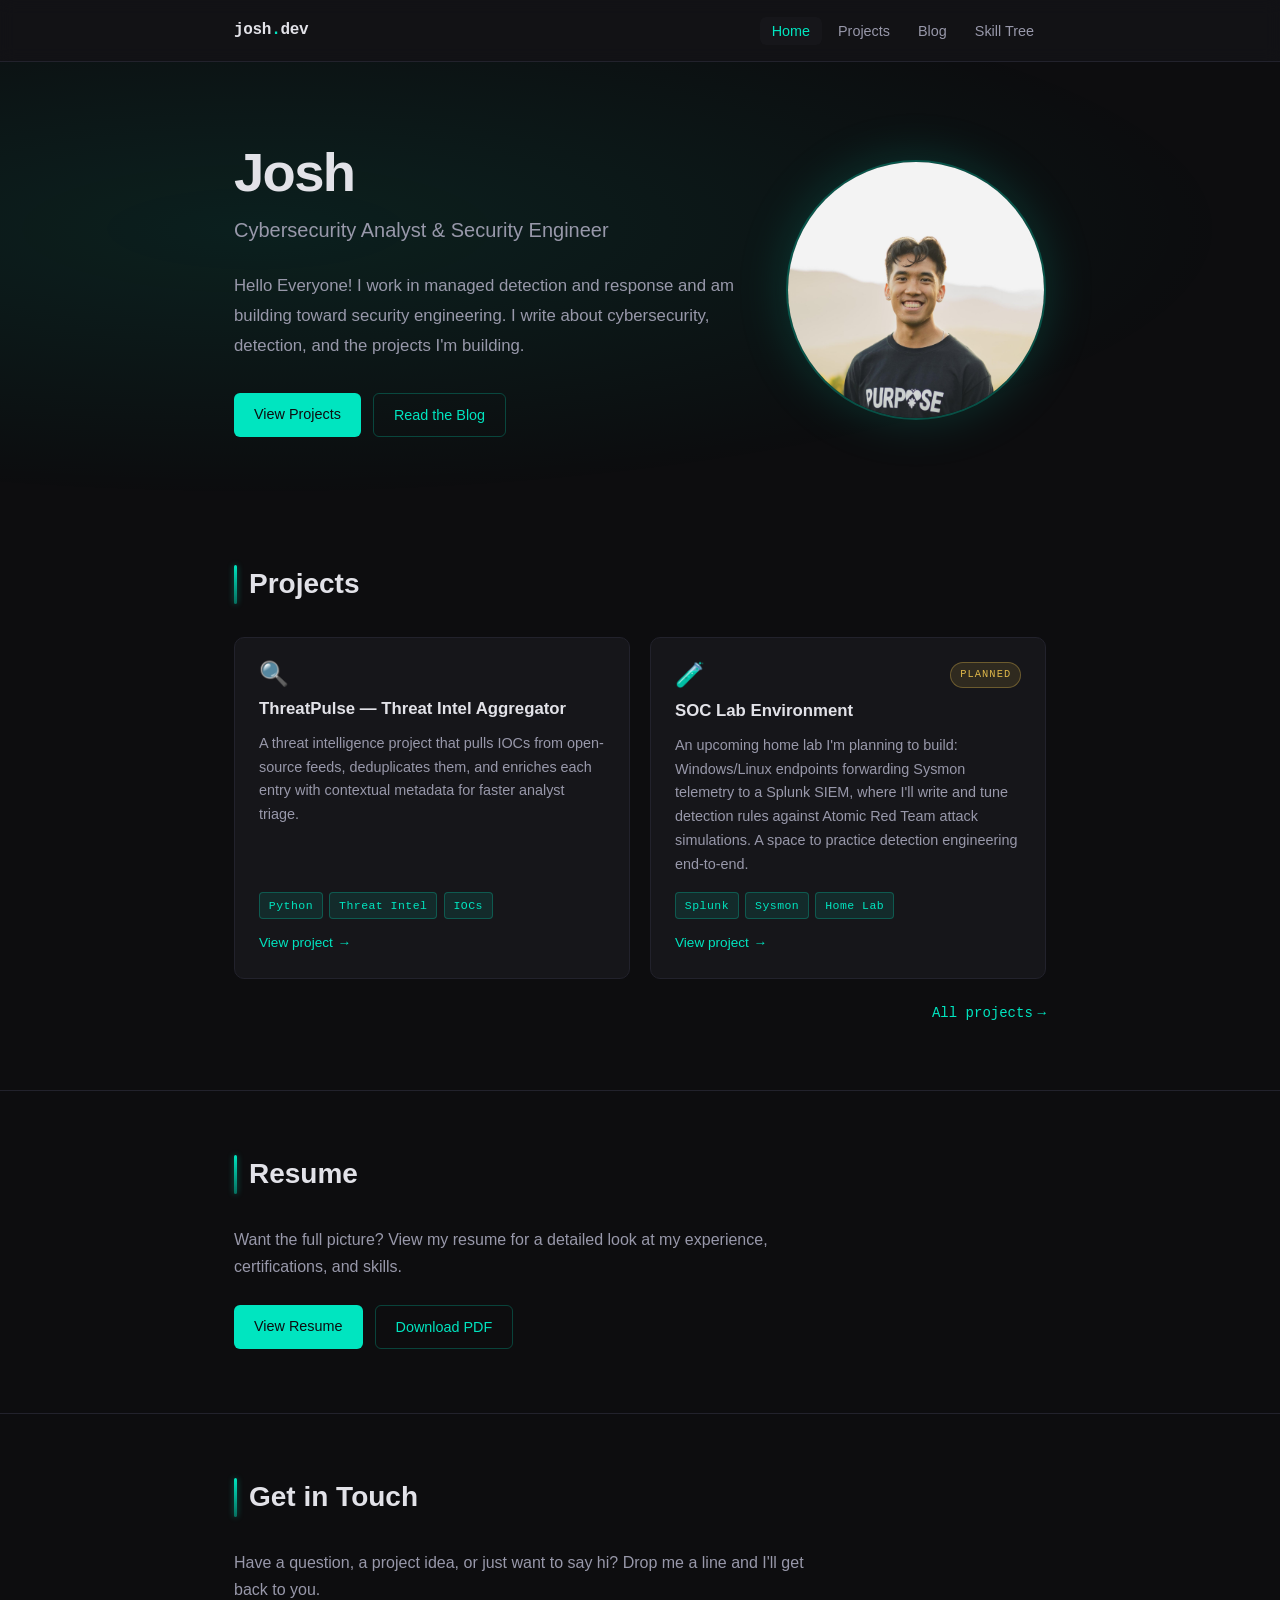
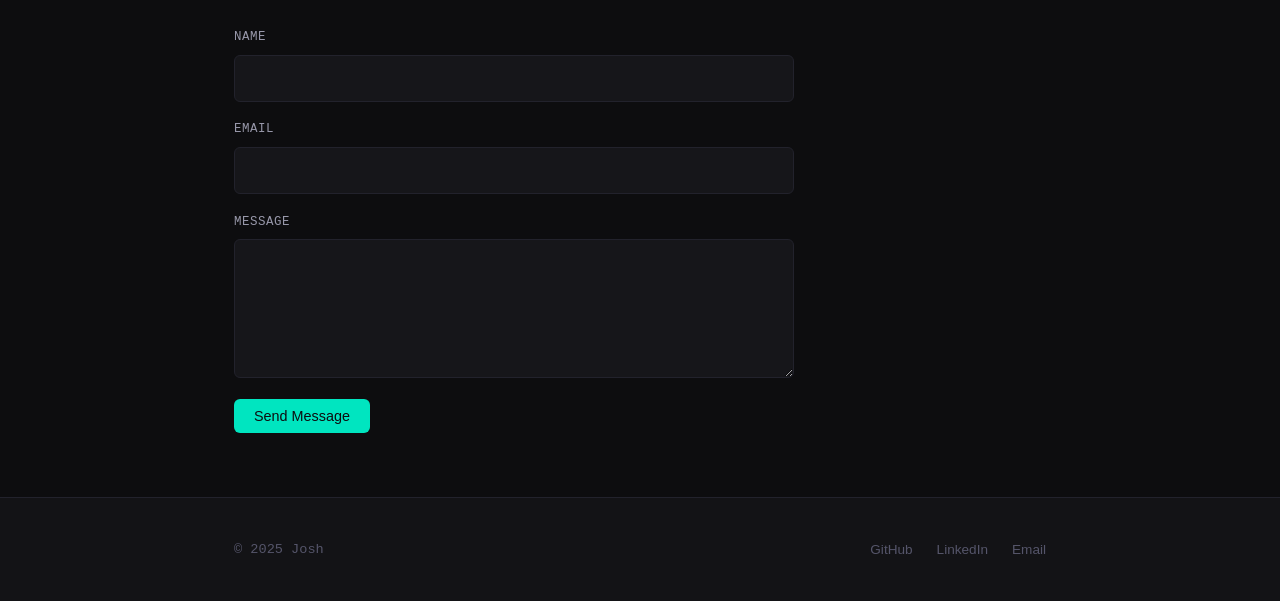
<file: index.html>
<!DOCTYPE html>
<html lang="en">
<head>
  <meta charset="UTF-8" />
  <meta name="viewport" content="width=device-width, initial-scale=1.0" />
  <meta name="description" content="Josh — Cybersecurity Analyst & Security Engineer. Writing about detection, engineering, and the projects I'm building." />
  <title>Josh — Cybersecurity Analyst & Security Engineer</title>
  <link rel="stylesheet" href="style.css" />
  <script src="script.js" defer></script>
</head>
<body>

  <!-- ============================================================
       Navigation
       ============================================================ -->
  <nav class="nav">
    <div class="container nav-inner">
      <!-- Site logo — update your name/handle here -->
      <a class="nav-logo" href="/">josh<span>.</span>dev</a>

      <ul class="nav-links">
        <li><a href="/" class="active">Home</a></li>
        <li><a href="projects.html">Projects</a></li>
        <li><a href="blog.html">Blog</a></li>
        <li><a href="skill-tree.html">Skill Tree</a></li>
      </ul>
    </div>
  </nav>


  <main>

    <!-- ============================================================
         Hero Section
         ============================================================ -->
    <section class="hero">
      <div class="container">
        <div class="hero-layout">

          <!-- Left column: text content -->
          <div class="hero-text">

            <!-- Your name — edit here -->
            <h1 class="hero-name fade-in-down">Josh</h1>

            <!-- Your title — edit here -->
            <p class="hero-title fade-in-down">Cybersecurity Analyst &amp; Security Engineer</p>

            <!-- Short bio — edit here -->
            <p class="hero-bio fade-in-down">
              Hello Everyone! I work in managed detection and response and am building toward
              security engineering. I write about cybersecurity, detection, and
              the projects I'm building.
            </p>

            <!-- CTA buttons — update hrefs as needed -->
            <div class="btn-group fade-in-down">
              <a class="btn btn-primary" href="projects.html">View Projects</a>
              <a class="btn btn-ghost"   href="blog.html">Read the Blog</a>
            </div>

          </div><!-- /hero-text -->

          <!-- Right column: profile photo -->
          <div class="hero-visual fade-in-down">
            <img class="hero-photo" src="images/profile.jpg" alt="Photo of Josh" />
          </div>

        </div><!-- /hero-layout -->
      </div>
    </section>


    <!-- ============================================================
         Featured Projects Section
         ============================================================ -->
    <section class="section">
      <div class="container">

        <h2 class="section-title fade-in-down">Projects</h2>

        <div class="card-grid">

          <!-- Project Card 1 — edit title, desc, tags, and href -->
          <a class="card fade-in-down" href="projects.html">
            <div class="card-icon">&#128269;</div> <!-- magnifying glass icon -->
            <h3 class="card-title">ThreatPulse — Threat Intel Aggregator</h3>
            <p class="card-desc">
              A threat intelligence project that pulls IOCs from open-source
              feeds, deduplicates them, and enriches each entry with
              contextual metadata for faster analyst triage.
            </p>
            <div class="tag-list">
              <span class="tag">Python</span>
              <span class="tag">Threat Intel</span>
              <span class="tag">IOCs</span>
            </div>
            <span class="card-link">View project</span>
          </a>

          <!-- Project Card 2 — edit title, desc, tags, and href -->
          <a class="card fade-in-down" href="projects.html">
            <div class="card-top">
              <div class="card-icon">&#129514;</div> <!-- test tube icon -->
              <span class="card-badge planned">Planned</span>
            </div>
            <h3 class="card-title">SOC Lab Environment</h3>
            <p class="card-desc">
              An upcoming home lab I'm planning to build: Windows/Linux
              endpoints forwarding Sysmon telemetry to a Splunk SIEM, where
              I'll write and tune detection rules against Atomic Red Team
              attack simulations. A space to practice detection engineering
              end-to-end.
            </p>
            <div class="tag-list">
              <span class="tag">Splunk</span>
              <span class="tag">Sysmon</span>
              <span class="tag">Home Lab</span>
            </div>
            <span class="card-link">View project</span>
          </a>

        </div>

        <!-- Link to full projects page -->
        <div class="view-all-row">
          <a class="view-all" href="projects.html">All projects</a>
        </div>

      </div>
    </section>


    <!-- ============================================================
         Resume Section
         The PDF lives at the site root as resume.pdf. To update it,
         just replace that file (keep the same filename) and re-deploy.
         ============================================================ -->
    <section class="section">
      <div class="container">

        <h2 class="section-title fade-in-down">Resume</h2>

        <p class="fade-in-down" style="margin-bottom: 1.5rem;">
          Want the full picture? View my resume for a detailed look at my
          experience, certifications, and skills.
        </p>

        <div class="btn-group fade-in-down">
          <!-- Opens the PDF in a new tab so visitors can read it inline -->
          <a class="btn btn-primary"
             href="resume.pdf"
             target="_blank"
             rel="noopener noreferrer">View Resume</a>

          <!-- The download attribute prompts a save instead of inline view -->
          <a class="btn btn-ghost"
             href="resume.pdf"
             download="Josh-Lapitan-Resume.pdf">Download PDF</a>
        </div>

      </div>
    </section>


    <!-- ============================================================
         Contact Section
         Form submissions are handled by Formspree (no backend needed).
         To change the destination, update the form's `action` URL.
         ============================================================ -->
    <section class="section" id="contact">
      <div class="container">

        <h2 class="section-title fade-in-down">Get in Touch</h2>

        <p class="fade-in-down" style="margin-bottom: 1.5rem;">
          Have a question, a project idea, or just want to say hi? Drop me a
          line and I'll get back to you.
        </p>

        <form class="contact-form fade-in-down"
              action="https://formspree.io/f/xpqkdjgg"
              method="POST">

          <!-- Customize the email subject Formspree sends you -->
          <input type="hidden" name="_subject" value="New message from josh.dev" />

          <!-- Honeypot: hidden field to catch bots (Formspree drops submissions with this filled) -->
          <input type="text" name="_gotcha" tabindex="-1" autocomplete="off" style="display:none" />

          <div class="form-row">
            <label for="name">Name</label>
            <input type="text" id="name" name="name" required />
          </div>

          <div class="form-row">
            <label for="email">Email</label>
            <input type="email" id="email" name="email" required />
          </div>

          <div class="form-row">
            <label for="message">Message</label>
            <textarea id="message" name="message" rows="5" required></textarea>
          </div>

          <button type="submit" class="btn btn-primary">Send Message</button>

        </form>

      </div>
    </section>

  </main>


  <!-- ============================================================
       Footer
       ============================================================ -->
  <footer class="footer">
    <div class="container footer-inner">
      <span class="footer-copy">&copy; 2025 Josh</span>
      <div class="footer-links">
        <a href="https://github.com/jlapitan278" target="_blank" rel="noopener noreferrer">GitHub</a>
        <a href="https://www.linkedin.com/in/joshua-lapitan-0a269716b/" target="_blank" rel="noopener noreferrer">LinkedIn</a>
        <a href="#contact">Email</a>
      </div>
    </div>
  </footer>

</body>
</html>
</file>
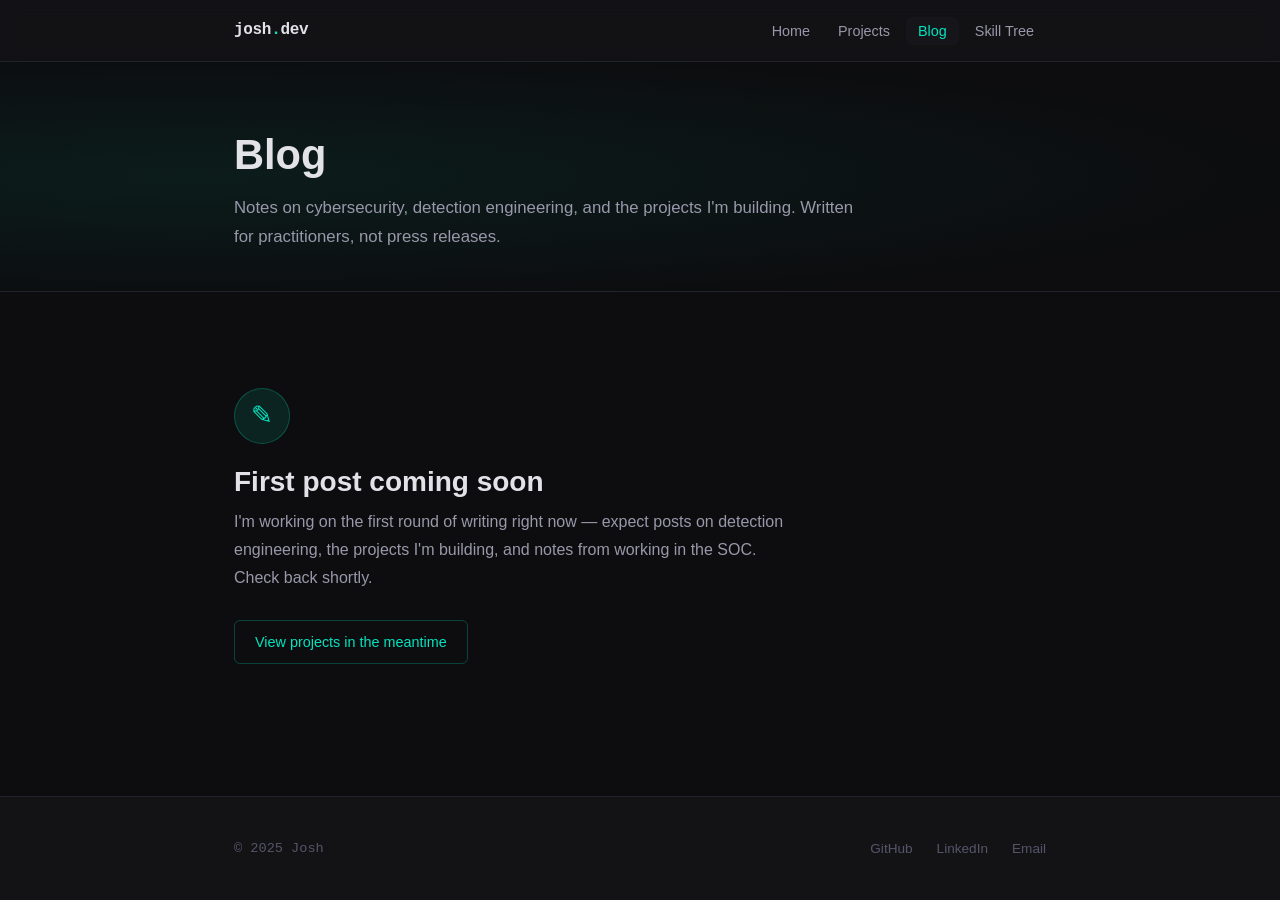
<file: blog.html>
<!DOCTYPE html>
<html lang="en">
<head>
  <meta charset="UTF-8" />
  <meta name="viewport" content="width=device-width, initial-scale=1.0" />
  <meta name="description" content="Blog by Josh — writing about cybersecurity, detection engineering, and the projects I'm building." />
  <title>Blog — Josh</title>
  <link rel="stylesheet" href="style.css" />
  <script src="script.js" defer></script>
</head>
<body>

  <!-- ============================================================
       Navigation
       ============================================================ -->
  <nav class="nav">
    <div class="container nav-inner">
      <a class="nav-logo" href="/">josh<span>.</span>dev</a>
      <ul class="nav-links">
        <li><a href="/">Home</a></li>
        <li><a href="projects.html">Projects</a></li>
        <li><a href="blog.html" class="active">Blog</a></li>
        <li><a href="skill-tree.html">Skill Tree</a></li>
      </ul>
    </div>
  </nav>


  <main>

    <!-- ============================================================
         Page Header
         ============================================================ -->
    <div class="page-header">
      <div class="container">
        <h1 class="fade-in-down">Blog</h1>
        <p class="fade-in-down">
          Notes on cybersecurity, detection engineering, and the projects
          I'm building. Written for practitioners, not press releases.
        </p>
      </div>
    </div>

    <hr class="divider" />


    <!-- ============================================================
         Empty State — Coming Soon
         Replace this block with a <div class="post-list">...</div>
         once the first post is ready to publish.
         ============================================================ -->
    <section class="section">
      <div class="container">

        <div class="empty-state fade-in-down">
          <div class="empty-state-icon" aria-hidden="true">&#9998;</div>
          <h2 class="empty-state-title">First post coming soon</h2>
          <p class="empty-state-body">
            I'm working on the first round of writing right now — expect
            posts on detection engineering, the projects I'm building, and
            notes from working in the SOC. Check back shortly.
          </p>
          <div class="btn-group">
            <a class="btn btn-ghost" href="projects.html">View projects in the meantime</a>
          </div>
        </div>

      </div>
    </section>

  </main>


  <!-- ============================================================
       Footer
       ============================================================ -->
  <footer class="footer">
    <div class="container footer-inner">
      <span class="footer-copy">&copy; 2025 Josh</span>
      <div class="footer-links">
        <a href="https://github.com/jlapitan278" target="_blank" rel="noopener noreferrer">GitHub</a>
        <a href="https://www.linkedin.com/in/joshua-lapitan-0a269716b/" target="_blank" rel="noopener noreferrer">LinkedIn</a>
        <a href="/#contact">Email</a>
      </div>
    </div>
  </footer>

</body>
</html>
</file>
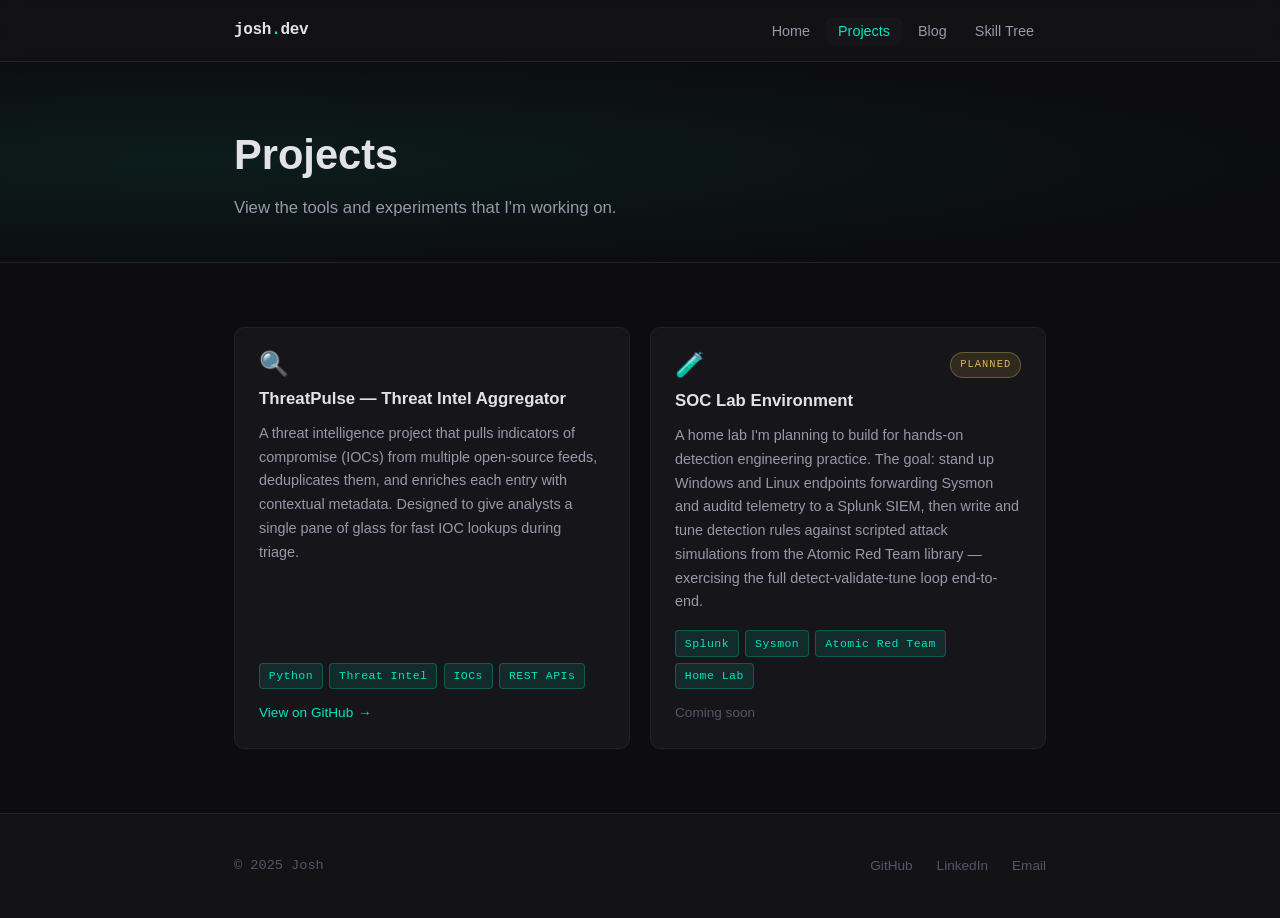
<file: projects.html>
<!DOCTYPE html>
<html lang="en">
<head>
  <meta charset="UTF-8" />
  <meta name="viewport" content="width=device-width, initial-scale=1.0" />
  <meta name="description" content="Projects by Josh — security tooling, detection engineering, and automation." />
  <title>Projects — Josh</title>
  <link rel="stylesheet" href="style.css" />
  <script src="script.js" defer></script>
</head>
<body>

  <!-- ============================================================
       Navigation
       ============================================================ -->
  <nav class="nav">
    <div class="container nav-inner">
      <a class="nav-logo" href="/">josh<span>.</span>dev</a>
      <ul class="nav-links">
        <li><a href="/">Home</a></li>
        <li><a href="projects.html" class="active">Projects</a></li>
        <li><a href="blog.html">Blog</a></li>
        <li><a href="skill-tree.html">Skill Tree</a></li>
      </ul>
    </div>
  </nav>


  <main>

    <!-- ============================================================
         Page Header
         ============================================================ -->
    <div class="page-header">
      <div class="container">
        <h1 class="fade-in-down">Projects</h1>
        <p class="fade-in-down">
          View the tools and experiments that I'm working on.
        </p>
      </div>
    </div>

    <hr class="divider" />


    <!-- ============================================================
         Projects Grid
         ============================================================ -->
    <section class="section">
      <div class="container">

        <div class="card-grid">

          <!-- -------------------------------------------------------
               Project 1 — ThreatPulse
               Edit: card-title, card-desc, tags, and the href on <a>
          ------------------------------------------------------- -->
          <a class="card fade-in-down" href="#"> <!-- Replace # with your repo URL -->
            <div class="card-icon">&#128269;</div>
            <h3 class="card-title">ThreatPulse — Threat Intel Aggregator</h3>
            <p class="card-desc">
              A threat intelligence project that pulls indicators of compromise
              (IOCs) from multiple open-source feeds, deduplicates them, and
              enriches each entry with contextual metadata. Designed to give
              analysts a single pane of glass for fast IOC lookups during
              triage.
            </p>
            <div class="tag-list">
              <span class="tag">Python</span>
              <span class="tag">Threat Intel</span>
              <span class="tag">IOCs</span>
              <span class="tag">REST APIs</span>
            </div>
            <span class="card-link">View on GitHub</span>
          </a>

          <!-- -------------------------------------------------------
               Project 2 — SOC Lab Environment
               Edit: card-title, card-desc, tags, and the href on <a>
          ------------------------------------------------------- -->
          <div class="card">
            <div class="card-top">
              <div class="card-icon">&#129514;</div>
              <span class="card-badge planned">Planned</span>
            </div>
            <h3 class="card-title">SOC Lab Environment</h3>
            <p class="card-desc">
              A home lab I'm planning to build for hands-on detection
              engineering practice. The goal: stand up Windows and Linux
              endpoints forwarding Sysmon and auditd telemetry to a Splunk
              SIEM, then write and tune detection rules against scripted
              attack simulations from the Atomic Red Team library — exercising
              the full detect-validate-tune loop end-to-end.
            </p>
            <div class="tag-list">
              <span class="tag">Splunk</span>
              <span class="tag">Sysmon</span>
              <span class="tag">Atomic Red Team</span>
              <span class="tag">Home Lab</span>
            </div>
            <span class="card-link is-static">Coming soon</span>
          </div>

          <!-- -------------------------------------------------------
               Add more project cards by duplicating the block above.
               Remember to update the href, icon, title, desc, and tags.
          ------------------------------------------------------- -->

        </div>
      </div>
    </section>

  </main>


  <!-- ============================================================
       Footer
       ============================================================ -->
  <footer class="footer">
    <div class="container footer-inner">
      <span class="footer-copy">&copy; 2025 Josh</span>
      <div class="footer-links">
        <a href="https://github.com/jlapitan278" target="_blank" rel="noopener noreferrer">GitHub</a>
        <a href="https://www.linkedin.com/in/joshua-lapitan-0a269716b/" target="_blank" rel="noopener noreferrer">LinkedIn</a>
        <a href="/#contact">Email</a>
      </div>
    </div>
  </footer>

</body>
</html>
</file>
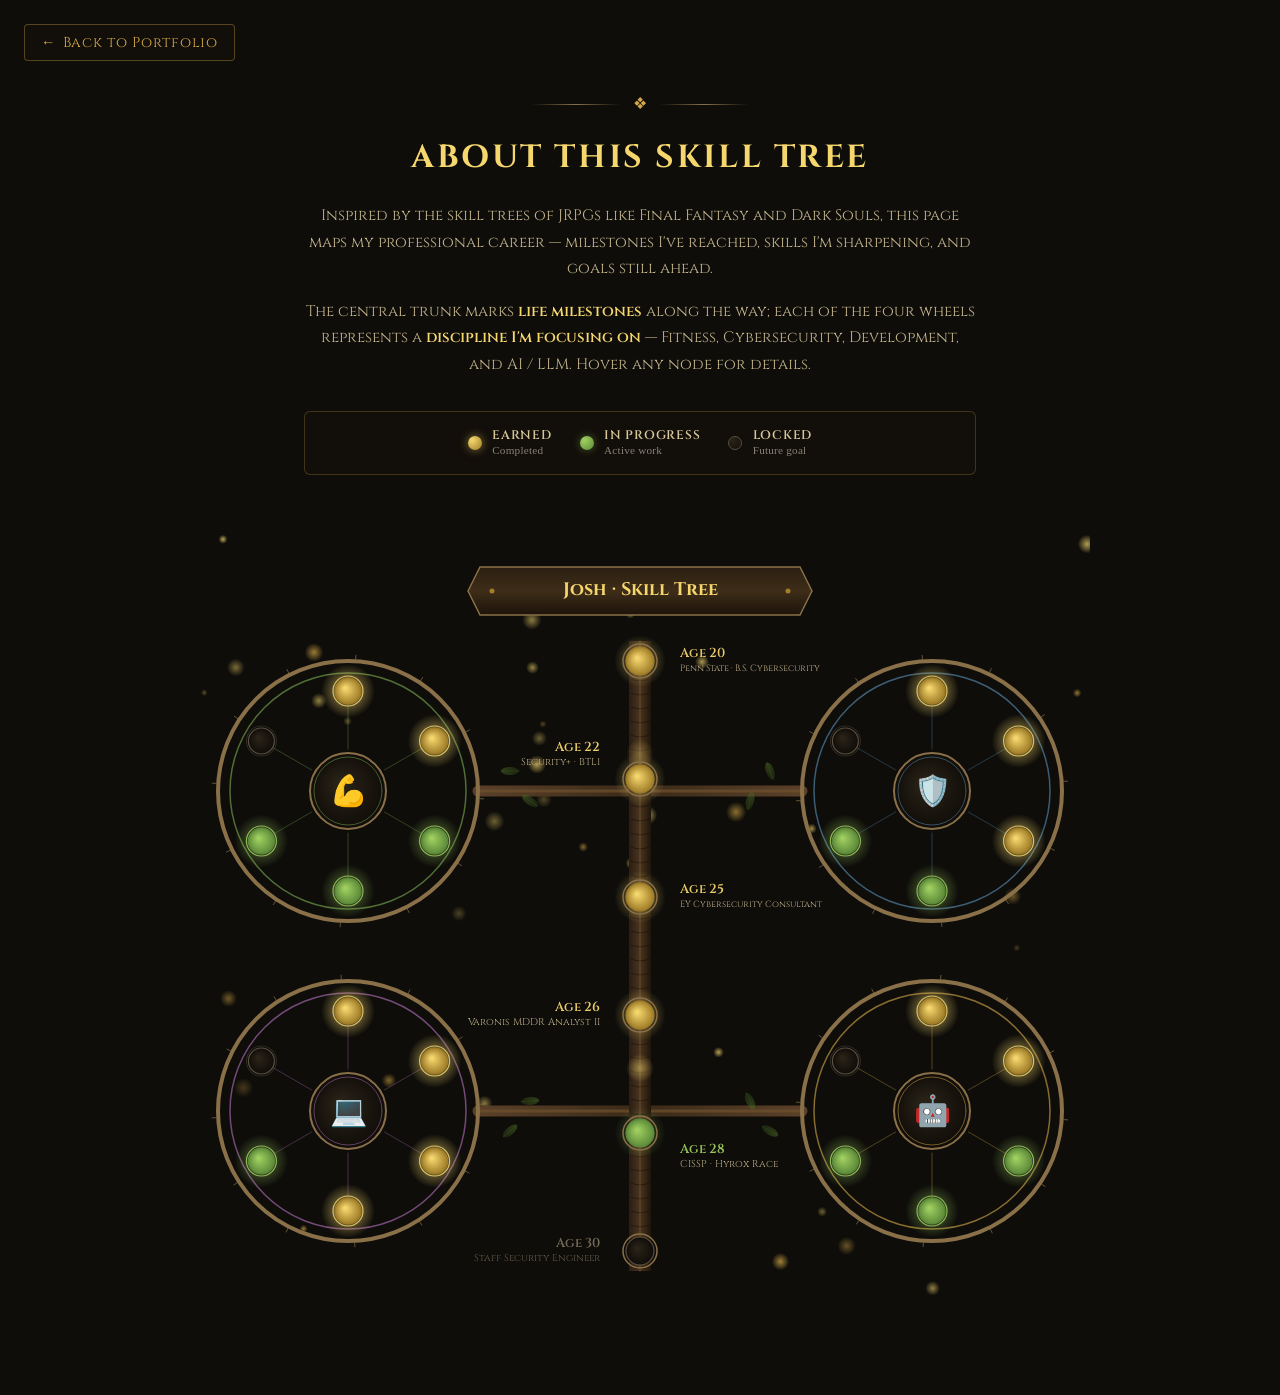
<file: skill-tree.html>
<!DOCTYPE html>
<html lang="en">
<head>
  <meta charset="UTF-8" />
  <meta name="viewport" content="width=device-width, initial-scale=1.0" />
  <meta name="description" content="Josh's Skill Tree — a JRPG-style visualization of certifications, skills, and milestones." />
  <title>Skill Tree — Josh</title>

  <!-- Gothic serif font for the parchment/RPG feel -->
  <link rel="preconnect" href="https://fonts.googleapis.com" />
  <link rel="preconnect" href="https://fonts.gstatic.com" crossorigin />
  <link rel="stylesheet"
        href="https://fonts.googleapis.com/css2?family=Cinzel:wght@400;600;700&display=swap" />

  <style>
    /* =========================================================
       Page shell — dark parchment aesthetic
       ========================================================= */
    *, *::before, *::after {
      box-sizing: border-box;
      margin: 0;
      padding: 0;
    }

    body {
      background-color: #0e0d0a;
      color: #d8c79a;
      font-family: 'Cinzel', 'Times New Roman', serif;
      min-height: 100vh;
      overflow-x: hidden;
    }

    /* =========================================================
       Page-wide ambient embers — gold motes drifting up across the
       whole page (not just the canvas), so the "alive" area spans
       from the top of the page down. Fixed + behind all content.
       ========================================================= */
    .embers {
      position: fixed;
      inset: 0;
      z-index: -1;
      overflow: hidden;
      pointer-events: none;
      /* Fade out toward the bottom so lower content stays calm */
      mask-image: linear-gradient(180deg,
                  black 0%, black 35%, rgba(0,0,0,0.6) 65%,
                  rgba(0,0,0,0.2) 88%, transparent 100%);
      -webkit-mask-image: linear-gradient(180deg,
                  black 0%, black 35%, rgba(0,0,0,0.6) 65%,
                  rgba(0,0,0,0.2) 88%, transparent 100%);
    }

    .ember {
      position: absolute;
      bottom: -20px;
      left: var(--x);
      width:  var(--size, 3px);
      height: var(--size, 3px);
      border-radius: 50%;
      background: #f5d76e;
      box-shadow: 0 0 6px #f5d76e, 0 0 12px rgba(212, 168, 71, 0.5);
      opacity: 0;
      animation: emberFloat var(--dur, 12s) linear infinite;
      animation-delay: var(--delay, 0s);
    }

    @keyframes emberFloat {
      0%   { transform: translate3d(0, 0, 0);                        opacity: 0;   }
      10%  {                                                          opacity: 0.7; }
      85%  {                                                          opacity: 0.35;}
      100% { transform: translate3d(var(--drift, 20px), -110vh, 0);   opacity: 0;   }
    }

    @media (prefers-reduced-motion: reduce) {
      .embers { display: none; }
    }

    /* Back link, top-left */
    .back-link {
      position: fixed;
      top: 1.5rem;
      left: 1.5rem;
      z-index: 10;
      display: inline-flex;
      align-items: center;
      gap: 0.4rem;
      padding: 0.5rem 1rem;
      color: #d4a847;
      text-decoration: none;
      font-size: 0.9rem;
      letter-spacing: 0.05em;
      border: 1px solid rgba(212, 168, 71, 0.35);
      border-radius: 4px;
      background: rgba(20, 16, 10, 0.7);
      transition: color 0.2s ease, border-color 0.2s ease, background 0.2s ease;
    }
    .back-link::before { content: '←'; }
    .back-link:hover {
      color: #f5d76e;
      border-color: rgba(245, 215, 110, 0.7);
      background: rgba(45, 35, 18, 0.85);
    }

    /* =========================================================
       Intro section — shown above the canvas on every screen size
       ========================================================= */
    .intro {
      max-width: 720px;
      margin: 0 auto;
      padding: 6rem 1.5rem 2.5rem;
      text-align: center;
    }

    .ornament-row {
      display: flex;
      align-items: center;
      justify-content: center;
      gap: 0.75rem;
      margin-bottom: 1.5rem;
    }

    .ornament-line {
      flex: 1;
      max-width: 90px;
      height: 1px;
      background: linear-gradient(90deg, transparent, #8a7048, transparent);
    }

    .ornament-symbol {
      color: #d4a847;
      font-size: 1rem;
      line-height: 1;
    }

    .intro-title {
      color: #f5d76e;
      font-size: clamp(1.5rem, 3.5vw, 2rem);
      font-weight: 700;
      letter-spacing: 0.08em;
      margin-bottom: 1.5rem;
      text-transform: uppercase;
    }

    .intro-body {
      margin-bottom: 2rem;
    }

    .intro-body p {
      color: #c4b48c;
      font-size: 0.95rem;
      line-height: 1.75;
      margin-bottom: 1rem;
    }

    .intro-body p:last-child { margin-bottom: 0; }

    .intro-body em {
      color: #f5d76e;
      font-style: normal;
      font-weight: 600;
    }

    /* Legend with the three status dots */
    .intro-legend {
      display: flex;
      justify-content: center;
      gap: 1.75rem;
      flex-wrap: wrap;
      padding: 1.1rem 1.25rem;
      background: rgba(20, 16, 10, 0.7);
      border: 1px solid rgba(212, 168, 71, 0.25);
      border-radius: 6px;
    }

    .legend-item {
      display: flex;
      align-items: center;
      gap: 0.65rem;
    }

    .legend-dot {
      width: 14px;
      height: 14px;
      border-radius: 50%;
      display: inline-block;
      flex-shrink: 0;
    }
    .legend-earned {
      background: radial-gradient(circle at 30% 30%, #f5d76e, #a07d28);
      box-shadow: 0 0 10px rgba(245, 215, 110, 0.55);
    }
    .legend-in-progress {
      background: radial-gradient(circle at 30% 30%, #a0d060, #5d8a3a);
      box-shadow: 0 0 8px rgba(160, 208, 96, 0.4);
    }
    .legend-locked {
      background: radial-gradient(circle at 30% 30%, #2a2418, #100c08);
      border: 1px solid #5a5040;
    }

    .legend-text {
      display: flex;
      flex-direction: column;
      align-items: flex-start;
      text-align: left;
    }

    .legend-text strong {
      color: #d8c79a;
      font-size: 0.78rem;
      font-weight: 600;
      letter-spacing: 0.06em;
      text-transform: uppercase;
      line-height: 1.2;
    }

    .legend-text span {
      color: #8a8275;
      font-size: 0.7rem;
      font-family: 'Times New Roman', serif;
      letter-spacing: 0.02em;
    }

    /* Mobile-only message ("view on desktop") */
    .mobile-only {
      display: none;
      margin-top: 1.25rem;
      font-size: 0.82rem;
      color: #8a8275;
      font-style: italic;
    }
    @media (max-width: 600px) {
      .mobile-only { display: block; }
      .intro       { padding: 5rem 1.25rem 1.5rem; }
    }


    /* Stage centers the canvas horizontally. The warm ambient backdrop
       is now a full-viewport fixed layer (body::before), so there's no
       edge here where the canvas area begins. */
    .stage {
      display: flex;
      align-items: center;
      justify-content: center;
      padding: 1rem 1rem 4rem;
      position: relative;
    }


    /* =========================================================
       Entrance animation — each element fades in from below,
       cascading down the page in sequence.
       ========================================================= */
    @keyframes fadeInUp {
      from {
        opacity: 0;
        transform: translateY(28px);
      }
      to {
        opacity: 1;
        transform: translateY(0);
      }
    }

    .fade-up {
      opacity: 0;
      animation: fadeInUp 0.9s cubic-bezier(0.22, 1, 0.36, 1) forwards;
    }

    /* Per-element stagger — earlier elements appear first */
    .intro      .ornament-row             { animation-delay: 0.05s; }
    .intro      .intro-title              { animation-delay: 0.2s;  }
    .intro      .intro-body p:nth-child(1){ animation-delay: 0.35s; }
    .intro      .intro-body p:nth-child(2){ animation-delay: 0.5s;  }
    .intro      .intro-legend             { animation-delay: 0.7s;  }
    .intro      .mobile-only              { animation-delay: 0.85s; }
    .stage      .canvas-wrap              { animation-delay: 0.9s;  }
    .mobile-view .mobile-card:nth-child(1){ animation-delay: 0.9s;  }
    .mobile-view .mobile-card:nth-child(2){ animation-delay: 1.0s;  }
    .mobile-view .mobile-card:nth-child(3){ animation-delay: 1.1s;  }
    .mobile-view .mobile-card:nth-child(4){ animation-delay: 1.2s;  }
    .mobile-view .mobile-milestones       { animation-delay: 1.3s;  }

    /* Respect users who've requested reduced motion */
    @media (prefers-reduced-motion: reduce) {
      .fade-up {
        opacity: 1;
        animation: none;
        transform: none;
      }
    }

    .canvas-wrap {
      width: 100%;
      max-width: 900px;
      /* Keep the canvas aspect ratio 900:800 while scaling */
      aspect-ratio: 9 / 8;
      position: relative;
    }

    canvas {
      width: 100%;
      height: 100%;
      display: block;
      /* Canvas itself stays transparent — the ambient glow comes from
         a stage-level pseudo-element below, so there's no hard rectangular
         edge between the canvas and the intro section above. */
    }

    /* =========================================================
       Tooltip — matches the parchment palette
       ========================================================= */
    .tooltip {
      position: fixed;
      pointer-events: none;
      z-index: 20;
      max-width: 260px;
      padding: 0.65rem 0.85rem;
      background: linear-gradient(180deg, #1a1610 0%, #0f0c08 100%);
      border: 1px solid rgba(212, 168, 71, 0.45);
      border-radius: 4px;
      box-shadow: 0 4px 16px rgba(0, 0, 0, 0.6),
                  inset 0 0 12px rgba(212, 168, 71, 0.08);
      opacity: 0;
      transform: translate(-50%, calc(-100% - 14px));
      transition: opacity 0.15s ease;
      font-family: 'Cinzel', serif;
      font-size: 0.78rem;
      line-height: 1.5;
    }
    .tooltip.is-visible { opacity: 1; }

    .tooltip-name {
      color: #f5d76e;
      font-weight: 600;
      font-size: 0.88rem;
      letter-spacing: 0.04em;
      margin-bottom: 0.2rem;
    }

    .tooltip-status {
      display: inline-block;
      font-size: 0.65rem;
      letter-spacing: 0.12em;
      text-transform: uppercase;
      padding: 0.1rem 0.45rem;
      border-radius: 2px;
      margin-bottom: 0.4rem;
    }
    .tooltip-status.earned      { color: #f5d76e; background: rgba(212, 168, 71, 0.18); }
    .tooltip-status.in-progress { color: #a0d060; background: rgba(122, 170, 80, 0.18); }
    .tooltip-status.locked      { color: #8a8275; background: rgba(110, 100, 85, 0.18); }

    .tooltip-desc {
      color: #c4b48c;
      font-size: 0.78rem;
    }

    /* =========================================================
       Mobile fallback — vertical list view (≤600px)
       ========================================================= */
    .mobile-view {
      display: none;
      max-width: 480px;
      margin: 0 auto;
      padding: 0 1.25rem 3rem;
    }

    .mobile-card {
      background: linear-gradient(180deg, #1a1610 0%, #100d09 100%);
      border: 1px solid rgba(212, 168, 71, 0.25);
      border-radius: 6px;
      padding: 1.25rem;
      margin-bottom: 1rem;
    }

    .mobile-card h2 {
      color: #f5d76e;
      font-size: 1.1rem;
      letter-spacing: 0.06em;
      margin-bottom: 0.75rem;
      padding-bottom: 0.4rem;
      border-bottom: 1px solid rgba(212, 168, 71, 0.2);
    }

    .mobile-card-stats {
      display: flex;
      gap: 1rem;
      font-size: 0.82rem;
      font-family: 'Times New Roman', serif;
    }

    .mobile-stat {
      display: flex;
      align-items: center;
      gap: 0.35rem;
    }
    .mobile-stat .dot {
      width: 8px;
      height: 8px;
      border-radius: 50%;
      display: inline-block;
    }
    .mobile-stat.earned      .dot { background: #d4a847; box-shadow: 0 0 6px rgba(245, 215, 110, 0.6); }
    .mobile-stat.in-progress .dot { background: #7aaa50; }
    .mobile-stat.locked      .dot { background: #4a4338; }
    .mobile-stat.earned      { color: #f5d76e; }
    .mobile-stat.in-progress { color: #a0d060; }
    .mobile-stat.locked      { color: #8a8275; }

    .mobile-milestones {
      margin-top: 1.5rem;
    }
    .mobile-milestone {
      display: flex;
      align-items: flex-start;
      gap: 0.75rem;
      padding: 0.65rem 0;
      border-bottom: 1px solid rgba(212, 168, 71, 0.12);
      font-size: 0.82rem;
    }
    .mobile-milestone:last-child { border-bottom: none; }
    .mobile-milestone .age {
      color: #d4a847;
      font-weight: 600;
      min-width: 3.5rem;
    }
    .mobile-milestone .info { color: #c4b48c; }

    @media (max-width: 600px) {
      .stage      { display: none; }
      .mobile-view { display: block; }
    }
  </style>
</head>
<body>

  <a class="back-link" href="/">Back to Portfolio</a>


  <!-- =========================================================
       Intro — visible on every screen size, sits above the canvas
       ========================================================= -->
  <section class="intro">

    <div class="ornament-row fade-up">
      <span class="ornament-line"></span>
      <span class="ornament-symbol">&#x2756;</span><!-- ❖ -->
      <span class="ornament-line"></span>
    </div>

    <h1 class="intro-title fade-up">About This Skill Tree</h1>

    <div class="intro-body">
      <p class="fade-up">
        Inspired by the skill trees of JRPGs like Final Fantasy and Dark Souls, this
        page maps my professional career — milestones
        I've reached, skills I'm sharpening, and goals still ahead.
      </p>
      <p class="fade-up">
        The central trunk marks <em>life milestones</em> along the way; each
        of the four wheels represents a <em>discipline I'm focusing on</em> —
        Fitness, Cybersecurity, Development, and AI / LLM. Hover any node for
        details.
      </p>
    </div>

    <!-- Status legend -->
    <div class="intro-legend fade-up">
      <div class="legend-item">
        <span class="legend-dot legend-earned" aria-hidden="true"></span>
        <div class="legend-text">
          <strong>Earned</strong>
          <span>Completed</span>
        </div>
      </div>
      <div class="legend-item">
        <span class="legend-dot legend-in-progress" aria-hidden="true"></span>
        <div class="legend-text">
          <strong>In Progress</strong>
          <span>Active work</span>
        </div>
      </div>
      <div class="legend-item">
        <span class="legend-dot legend-locked" aria-hidden="true"></span>
        <div class="legend-text">
          <strong>Locked</strong>
          <span>Future goal</span>
        </div>
      </div>
    </div>

    <p class="mobile-only fade-up">
      For the full skill-tree visualization, view this page on a larger screen.
    </p>

  </section>


  <!-- =========================================================
       Desktop / tablet — canvas-based skill tree
       ========================================================= -->
  <main class="stage">
    <div class="canvas-wrap fade-up">
      <canvas id="skillCanvas" width="900" height="800"
              aria-label="Skill tree visualization"></canvas>
    </div>
  </main>


  <!-- =========================================================
       Mobile fallback — list view
       Populated by the script at the bottom of the page.
       ========================================================= -->
  <section class="mobile-view" aria-label="Skill tree summary">
    <div id="mobileWheels"></div>
    <div class="mobile-milestones fade-up">
      <h2 style="color: #f5d76e; font-size: 1rem; letter-spacing: 0.06em; margin-bottom: 0.75rem;">Milestones</h2>
      <div id="mobileMilestones"></div>
    </div>
  </section>


  <!-- Tooltip element (kept outside the canvas) -->
  <div id="tooltip" class="tooltip" role="tooltip">
    <div class="tooltip-name"></div>
    <div class="tooltip-status"></div>
    <div class="tooltip-desc"></div>
  </div>


  <script>
  /* =============================================================
     SKILL_DATA — edit this object to update the tree.
     Status values: 'earned' | 'in-progress' | 'locked'
     ============================================================= */
  const SKILL_DATA = {
    milestones: [
      { age: 20, label: 'Age 20', sub: 'Penn State · B.S. Cybersecurity',  status: 'earned'      },
      { age: 22, label: 'Age 22', sub: 'Security+ · BTL1',                 status: 'earned'      },
      { age: 25, label: 'Age 25', sub: 'EY Cybersecurity Consultant',      status: 'earned'      },
      { age: 26, label: 'Age 26', sub: 'Varonis MDDR Analyst II',          status: 'earned'      },
      { age: 28, label: 'Age 28', sub: 'CISSP · Hyrox Race',               status: 'in-progress' },
      { age: 30, label: 'Age 30', sub: 'Staff Security Engineer',          status: 'locked'      }
    ],
    wheels: [
      {
        id: 'fitness',
        label: 'Fitness',
        icon: '\u{1F4AA}',  /* 💪 flexed biceps */
        desc: 'Strength, conditioning, and Hyrox race prep',
        position: 'top-left',
        accentColor: '#7aaa50',
        glowColor:   '#a0d060',
        nodes: [
          { label: 'Strength Base', status: 'earned',      desc: 'Compound lifts, progressive overload' },
          { label: 'Cardio Base',   status: 'earned',      desc: 'Running, VO2 max work' },
          { label: 'Hyrox Prep',    status: 'in-progress', desc: 'Sled push, ski erg, race-specific conditioning' },
          { label: 'Nutrition',     status: 'in-progress', desc: 'Peri-workout timing, macro targets' },
          { label: 'Recovery',      status: 'in-progress', desc: 'HRV tracking, sleep, active recovery protocols' },
          { label: 'Race Day',      status: 'locked',      desc: 'Sub-60 Hyrox finish' }
        ]
      },
      {
        id: 'cybersecurity',
        label: 'Cybersecurity',
        icon: '\u{1F6E1}\u{FE0F}',  /* 🛡️ shield */
        desc: 'Detection engineering, certifications, and SOC work',
        position: 'top-right',
        accentColor: '#5a8fb5',
        glowColor:   '#7eb3d8',
        nodes: [
          { label: 'Security+',       status: 'earned',      desc: 'CompTIA certified' },
          { label: 'CySA+',           status: 'earned',      desc: 'Behavioral analytics, threat detection' },
          { label: 'AZ-900',          status: 'earned',      desc: 'Microsoft Certified: Azure Fundamentals' },
          { label: 'Detection Eng.',  status: 'in-progress', desc: 'ThreatPulse, SOC lab, detection-as-code' },
          { label: 'CISSP',           status: 'in-progress', desc: 'Actively studying' },
          { label: 'Staff Sec. Eng.', status: 'locked',      desc: 'Target role: security engineering' }
        ]
      },
      {
        id: 'development',
        label: 'Development',
        icon: '\u{1F4BB}',  /* 💻 laptop */
        desc: 'Full-stack builds and security tooling',
        position: 'bottom-left',
        accentColor: '#b070b8',
        glowColor:   '#d090d8',
        nodes: [
          { label: 'Python',             status: 'earned',      desc: 'Scripting, automation, security tooling' },
          { label: 'React',              status: 'earned',      desc: 'Component UI, hooks, ThreatPulse dashboard' },
          { label: 'Next.js',            status: 'earned',      desc: 'Full-stack, Netlify Functions, SSR' },
          { label: 'Supabase',           status: 'earned',      desc: 'Schema design, RLS, real-time data layer' },
          { label: 'Detection-as-Code',  status: 'in-progress', desc: 'Sigma rules, CI/CD for detections' },
          { label: 'OSS',                status: 'locked',      desc: 'Publish ThreatPulse as open source' }
        ]
      },
      {
        id: 'ai',
        label: 'AI / LLM',
        icon: '\u{1F916}',  /* 🤖 robot */
        desc: 'Prompt engineering, agents, and AI-driven security',
        position: 'bottom-right',
        accentColor: '#d4a847',
        glowColor:   '#f5d76e',
        nodes: [
          { label: 'Prompt Eng.',  status: 'earned',      desc: 'System prompts, few-shot, chain-of-thought' },
          { label: 'Claude API',   status: 'earned',      desc: 'Tool use, batch API, prompt caching' },
          { label: 'Agents',       status: 'in-progress', desc: 'MCP workflows, Gmail digest automation' },
          { label: 'MCP',          status: 'in-progress', desc: 'Model Context Protocol integrations' },
          { label: 'AI + SecOps',  status: 'in-progress', desc: 'LLM-driven threat intel via ThreatPulse' },
          { label: 'AI Tooling',   status: 'locked',      desc: 'Publish AI-powered security tools' }
        ]
      }
    ]
  };


  /* =============================================================
     Layout constants
     ============================================================= */
  const W = 900;
  const H = 800;
  const CENTER_X = W / 2;
  const TRUNK_TOP = 110;
  const TRUNK_BOTTOM = 740;
  const TRUNK_WIDTH = 22;

  const WHEEL_POSITIONS = {
    'top-left':     { x: 158, y: 260, branchY: 260 },
    'top-right':    { x: 742, y: 260, branchY: 260 },
    'bottom-left':  { x: 158, y: 580, branchY: 580 },
    'bottom-right': { x: 742, y: 580, branchY: 580 }
  };

  const WHEEL_OUTER_R = 130;
  const WHEEL_INNER_R = 118;
  const WHEEL_HUB_R   = 38;
  const NODE_DISTANCE = 100;
  const NODE_RADIUS   = 13;

  const STATUS_COLORS = {
    earned: {
      fill:   '#d4a847',
      glow:   '#f5d76e',
      stroke: '#a07d28',
      ring:   '#f5d76e',
      label:  '#f5d76e'
    },
    'in-progress': {
      fill:   '#7aaa50',
      glow:   '#a0d060',
      stroke: '#5d8a3a',
      ring:   '#a0d060',
      label:  '#a0d060'
    },
    locked: {
      fill:   '#3a3530',
      glow:   '#1a1610',
      stroke: '#5a5040',
      ring:   '#5a5040',
      label:  '#7a705c'
    }
  };


  /* =============================================================
     Motion preference — users with reduced-motion get a static view
     ============================================================= */
  const reduceMotion = window.matchMedia('(prefers-reduced-motion: reduce)').matches;


  /* =============================================================
     Ambient particle system — floating embers drifting upward
     ============================================================= */
  const PARTICLE_COUNT = 36;
  const particles = [];

  function createParticle(initial) {
    return {
      x: Math.random() * W,
      y: initial ? Math.random() * H : H + 20 + Math.random() * 80,
      vx: (Math.random() - 0.5) * 0.15,
      vy: -0.15 - Math.random() * 0.35,
      r: 0.8 + Math.random() * 1.8,
      opacity: 0.25 + Math.random() * 0.5,
      sway: Math.random() * Math.PI * 2,
      swaySpeed: 0.4 + Math.random() * 0.8,
      swayAmount: 0.15 + Math.random() * 0.35,
      hue: Math.random() < 0.7 ? 'gold' : 'amber'
    };
  }

  for (let i = 0; i < PARTICLE_COUNT; i++) {
    particles.push(createParticle(true));
  }

  function updateAndDrawParticles(time, dt) {
    if (reduceMotion) return;

    for (let i = 0; i < particles.length; i++) {
      const p = particles[i];
      p.sway += p.swaySpeed * dt / 1000;
      p.x += p.vx + Math.sin(p.sway) * p.swayAmount;
      p.y += p.vy * dt / 16;

      // Recycle particles that drift off the top
      if (p.y < -20) {
        particles[i] = createParticle(false);
        continue;
      }

      const glowR = p.r * 4;
      const glow  = ctx.createRadialGradient(p.x, p.y, 0, p.x, p.y, glowR);
      const tint  = p.hue === 'gold' ? '245, 215, 110' : '212, 168, 71';
      glow.addColorStop(0, 'rgba(' + tint + ', ' + p.opacity + ')');
      glow.addColorStop(1, 'rgba(' + tint + ', 0)');
      ctx.fillStyle = glow;
      ctx.beginPath();
      ctx.arc(p.x, p.y, glowR, 0, Math.PI * 2);
      ctx.fill();
    }
  }


  /* =============================================================
     Canvas setup — handles high-DPI rendering
     ============================================================= */
  const canvas = document.getElementById('skillCanvas');
  const ctx = canvas.getContext('2d');
  let dpr = window.devicePixelRatio || 1;

  function setupCanvas() {
    dpr = window.devicePixelRatio || 1;
    canvas.width  = W * dpr;
    canvas.height = H * dpr;
    ctx.setTransform(1, 0, 0, 1, 0, 0);
    ctx.scale(dpr, dpr);
  }
  setupCanvas();
  window.addEventListener('resize', setupCanvas);


  /* =============================================================
     Hit-test + hover state — rebuilt every frame.
     ============================================================= */
  let hitTargets = [];
  let hoveredId  = null;       // which node the mouse is over (string key)
  let hoverScale = {};         // animated scale per-node, eased over time

  function addHitTarget(id, x, y, r, data) {
    hitTargets.push({ id, x, y, r, data });
  }

  /**
   * Set ctx.font so that `text` fits within `maxWidth`.
   * Starts at `baseSize` and scales down to a floor of 7px.
   */
  function setFitFont(text, maxWidth, weight, baseSize) {
    let size = baseSize;
    ctx.font = weight + ' ' + size + 'px Cinzel, serif';
    const w = ctx.measureText(text).width;
    if (w <= maxWidth) return;
    size = Math.max(7, baseSize * (maxWidth / w));
    ctx.font = weight + ' ' + size.toFixed(2) + 'px Cinzel, serif';
  }

  function getHoverBoost(id, dt) {
    const target  = (hoveredId === id) ? 1 : 0;
    const current = hoverScale[id] || 0;
    // Ease toward target — smoother than a hard snap
    const eased = current + (target - current) * Math.min(dt / 90, 1);
    hoverScale[id] = eased;
    return eased; // 0..1
  }


  /* =============================================================
     Drawing helpers
     ============================================================= */
  function drawTrunk(time) {
    // Bark gradient — darker on the edges, lighter in the middle
    const grad = ctx.createLinearGradient(
      CENTER_X - TRUNK_WIDTH / 2, 0,
      CENTER_X + TRUNK_WIDTH / 2, 0
    );
    grad.addColorStop(0,    '#2a1d12');
    grad.addColorStop(0.5,  '#4a3520');
    grad.addColorStop(1,    '#1f1509');

    ctx.fillStyle = grad;
    ctx.fillRect(
      CENTER_X - TRUNK_WIDTH / 2,
      TRUNK_TOP,
      TRUNK_WIDTH,
      TRUNK_BOTTOM - TRUNK_TOP
    );

    // Bark texture — short horizontal striations
    ctx.strokeStyle = 'rgba(20, 14, 8, 0.55)';
    ctx.lineWidth = 1;
    for (let y = TRUNK_TOP + 10; y < TRUNK_BOTTOM; y += 14) {
      ctx.beginPath();
      ctx.moveTo(CENTER_X - TRUNK_WIDTH / 2 + 2, y);
      ctx.quadraticCurveTo(CENTER_X, y + 4, CENTER_X + TRUNK_WIDTH / 2 - 2, y);
      ctx.stroke();
    }

    // Highlight stripe down the middle
    ctx.strokeStyle = 'rgba(120, 90, 50, 0.4)';
    ctx.lineWidth = 1.5;
    ctx.beginPath();
    ctx.moveTo(CENTER_X, TRUNK_TOP);
    ctx.lineTo(CENTER_X, TRUNK_BOTTOM);
    ctx.stroke();

    // Energy pulses traveling up the trunk
    if (!reduceMotion) {
      const trunkLen = TRUNK_BOTTOM - TRUNK_TOP;
      // Two pulses, offset in time, traveling upward
      for (let i = 0; i < 2; i++) {
        const t = ((time / 4500) + i * 0.5) % 1;
        const py = TRUNK_BOTTOM - t * trunkLen;
        const fade = Math.sin(t * Math.PI); // fade in/out at endpoints
        const pulseGrad = ctx.createRadialGradient(CENTER_X, py, 1, CENTER_X, py, 14);
        pulseGrad.addColorStop(0, 'rgba(245, 215, 110, ' + (0.55 * fade) + ')');
        pulseGrad.addColorStop(1, 'rgba(245, 215, 110, 0)');
        ctx.fillStyle = pulseGrad;
        ctx.beginPath();
        ctx.arc(CENTER_X, py, 14, 0, Math.PI * 2);
        ctx.fill();
      }
    }
  }

  function drawBranch(x1, y1, x2, y2) {
    // Outer (thicker, darker) stroke
    ctx.beginPath();
    ctx.moveTo(x1, y1);
    const cpX = (x1 + x2) / 2;
    const cpY = y1 + (y2 - y1) * 0.1;
    ctx.quadraticCurveTo(cpX, cpY, x2, y2);

    const grad = ctx.createLinearGradient(x1, y1, x2, y2);
    grad.addColorStop(0, '#3a2a18');
    grad.addColorStop(1, '#5a4028');
    ctx.strokeStyle = grad;
    ctx.lineWidth = 11;
    ctx.lineCap = 'round';
    ctx.stroke();

    // Inner (thinner, lighter) highlight
    ctx.beginPath();
    ctx.moveTo(x1, y1);
    ctx.quadraticCurveTo(cpX, cpY, x2, y2);
    ctx.strokeStyle = 'rgba(110, 80, 45, 0.7)';
    ctx.lineWidth = 3;
    ctx.stroke();
  }

  // Per-wheel rotation speeds for the decorative tick marks (radians/sec)
  const WHEEL_ROT_SPEEDS = {
    'top-left':     0.04,
    'top-right':   -0.05,
    'bottom-left': -0.035,
    'bottom-right': 0.045
  };

  function drawWheel(wheel, time, dt) {
    const pos = WHEEL_POSITIONS[wheel.position];

    // Outer decorative ring (thick parchment-gold)
    ctx.beginPath();
    ctx.arc(pos.x, pos.y, WHEEL_OUTER_R, 0, Math.PI * 2);
    ctx.strokeStyle = '#8a7048';
    ctx.lineWidth = 4;
    ctx.stroke();

    // Inner ring (wheel accent color) — slow opacity breathing
    const breath = reduceMotion ? 0.55 : (0.5 + 0.15 * Math.sin(time / 1500));
    ctx.beginPath();
    ctx.arc(pos.x, pos.y, WHEEL_INNER_R, 0, Math.PI * 2);
    ctx.strokeStyle = wheel.accentColor;
    ctx.globalAlpha = breath;
    ctx.lineWidth = 1.5;
    ctx.stroke();
    ctx.globalAlpha = 1;

    // Decorative tick marks — slowly rotating around the outer ring.
    // Each wheel rotates at a slightly different speed/direction.
    const rotOffset = reduceMotion ? 0 : (time / 1000) * WHEEL_ROT_SPEEDS[wheel.position];
    for (let i = 0; i < 12; i++) {
      const ang = (i / 12) * Math.PI * 2 - Math.PI / 2 + rotOffset;
      const tx1 = pos.x + Math.cos(ang) * (WHEEL_OUTER_R + 2);
      const ty1 = pos.y + Math.sin(ang) * (WHEEL_OUTER_R + 2);
      const tx2 = pos.x + Math.cos(ang) * (WHEEL_OUTER_R + 6);
      const ty2 = pos.y + Math.sin(ang) * (WHEEL_OUTER_R + 6);
      ctx.beginPath();
      ctx.moveTo(tx1, ty1);
      ctx.lineTo(tx2, ty2);
      ctx.strokeStyle = 'rgba(138, 112, 72, 0.7)';
      ctx.lineWidth = 1;
      ctx.stroke();
    }

    // Spokes from hub to each node
    const nodeCount = wheel.nodes.length;
    for (let i = 0; i < nodeCount; i++) {
      const ang = (i / nodeCount) * Math.PI * 2 - Math.PI / 2;
      const nx  = pos.x + Math.cos(ang) * NODE_DISTANCE;
      const ny  = pos.y + Math.sin(ang) * NODE_DISTANCE;
      const hx  = pos.x + Math.cos(ang) * (WHEEL_HUB_R + 4);
      const hy  = pos.y + Math.sin(ang) * (WHEEL_HUB_R + 4);

      ctx.beginPath();
      ctx.moveTo(hx, hy);
      ctx.lineTo(nx, ny);
      ctx.strokeStyle = wheel.accentColor;
      ctx.globalAlpha = 0.35;
      ctx.lineWidth = 1;
      ctx.stroke();
      ctx.globalAlpha = 1;
    }

    // Hub — parchment medallion with the wheel label
    const hubGrad = ctx.createRadialGradient(
      pos.x - 8, pos.y - 8, 2,
      pos.x,     pos.y,     WHEEL_HUB_R
    );
    hubGrad.addColorStop(0, '#2a2418');
    hubGrad.addColorStop(1, '#100c08');

    ctx.beginPath();
    ctx.arc(pos.x, pos.y, WHEEL_HUB_R, 0, Math.PI * 2);
    ctx.fillStyle = hubGrad;
    ctx.fill();
    ctx.lineWidth = 2;
    ctx.strokeStyle = '#8a7048';
    ctx.stroke();
    ctx.beginPath();
    ctx.arc(pos.x, pos.y, WHEEL_HUB_R - 4, 0, Math.PI * 2);
    ctx.strokeStyle = wheel.accentColor;
    ctx.globalAlpha = 0.5;
    ctx.lineWidth = 1;
    ctx.stroke();
    ctx.globalAlpha = 1;

    // Hub icon — an emoji representing the discipline. Hovering the hub
    // scales the icon up slightly and reveals a tooltip with the name.
    const hubId    = wheel.id + '-hub';
    const hubHover = getHoverBoost(hubId, dt);
    const iconSize = 30 * (1 + hubHover * 0.18);

    ctx.textAlign = 'center';
    ctx.textBaseline = 'middle';
    if (wheel.icon) {
      // Emoji renders via the system color-emoji font (fallback from the stack)
      ctx.font = iconSize + 'px "Segoe UI Emoji", "Apple Color Emoji", "Noto Color Emoji", sans-serif';
      // Nudge down ~1px so the emoji optically centers in the hub
      ctx.fillText(wheel.icon, pos.x, pos.y + 1);
    } else {
      // Fallback to the text label if no icon is set
      setFitFont(wheel.label.toUpperCase(), (WHEEL_HUB_R - 4) * 2 - 4, '600', 11);
      ctx.fillStyle = '#f5d76e';
      ctx.fillText(wheel.label.toUpperCase(), pos.x, pos.y);
    }

    // Register the hub as a hover/tooltip target
    addHitTarget(hubId, pos.x, pos.y, WHEEL_HUB_R - 2, {
      name: wheel.label,
      status: 'hub',
      desc: wheel.desc || ''
    });

    // Skill nodes around the wheel
    for (let i = 0; i < nodeCount; i++) {
      const ang = (i / nodeCount) * Math.PI * 2 - Math.PI / 2;
      const nx  = pos.x + Math.cos(ang) * NODE_DISTANCE;
      const ny  = pos.y + Math.sin(ang) * NODE_DISTANCE;
      const nodeId = wheel.id + '-' + i;
      const hover  = getHoverBoost(nodeId, dt);

      drawNode(nx, ny, wheel.nodes[i], time, hover);

      // Register hit target for tooltip + hover state
      addHitTarget(nodeId, nx, ny, NODE_RADIUS + 4, {
        name: wheel.nodes[i].label,
        status: wheel.nodes[i].status,
        desc: wheel.nodes[i].desc
      });
    }
  }

  function drawNode(x, y, node, time, hover) {
    const c = STATUS_COLORS[node.status];
    hover = hover || 0;

    // Hover scales the node up slightly
    const scale = 1 + hover * 0.25;
    const r = NODE_RADIUS * scale;

    // Pulse glow for earned and in-progress nodes (different tints)
    if (!reduceMotion && (node.status === 'earned' || node.status === 'in-progress')) {
      const isEarned = node.status === 'earned';
      const speed    = isEarned ? 850 : 1100;
      const tint     = isEarned ? '245, 215, 110' : '160, 208, 96';
      const intensity = isEarned ? 0.55 : 0.4;

      const pulse = 0.55 + 0.25 * Math.sin(time / speed);
      const glowR = r + 10 + 4 * Math.sin(time / speed) + hover * 14;
      const glow = ctx.createRadialGradient(x, y, r - 2, x, y, glowR);
      glow.addColorStop(0, 'rgba(' + tint + ', ' + (pulse * intensity + hover * 0.25) + ')');
      glow.addColorStop(1, 'rgba(' + tint + ', 0)');
      ctx.fillStyle = glow;
      ctx.beginPath();
      ctx.arc(x, y, glowR, 0, Math.PI * 2);
      ctx.fill();
    } else if (hover > 0.01) {
      // Locked nodes still get a faint hover glow for affordance
      const glowR = r + 8 + hover * 10;
      const glow = ctx.createRadialGradient(x, y, r - 2, x, y, glowR);
      glow.addColorStop(0, 'rgba(212, 168, 71, ' + (hover * 0.3) + ')');
      glow.addColorStop(1, 'rgba(212, 168, 71, 0)');
      ctx.fillStyle = glow;
      ctx.beginPath();
      ctx.arc(x, y, glowR, 0, Math.PI * 2);
      ctx.fill();
    }

    // Outer decorative ring
    ctx.beginPath();
    ctx.arc(x, y, r + 2, 0, Math.PI * 2);
    ctx.strokeStyle = c.ring;
    ctx.globalAlpha = (node.status === 'locked' ? 0.4 : 0.85) + hover * 0.15;
    ctx.lineWidth = 1.2 + hover * 0.6;
    ctx.stroke();
    ctx.globalAlpha = 1;

    // Inner filled medallion
    const fillGrad = ctx.createRadialGradient(x - 3, y - 3, 1, x, y, r);
    if (node.status === 'earned') {
      fillGrad.addColorStop(0, '#f5d76e');
      fillGrad.addColorStop(1, '#a07d28');
    } else if (node.status === 'in-progress') {
      fillGrad.addColorStop(0, '#a0d060');
      fillGrad.addColorStop(1, '#5d8a3a');
    } else {
      fillGrad.addColorStop(0, '#2a2418');
      fillGrad.addColorStop(1, '#100c08');
    }

    ctx.beginPath();
    ctx.arc(x, y, r, 0, Math.PI * 2);
    ctx.fillStyle = fillGrad;
    ctx.fill();
    ctx.lineWidth = 1.2;
    ctx.strokeStyle = c.stroke;
    ctx.stroke();
  }

  function drawMilestones(time, dt) {
    const startY = TRUNK_TOP + 20;
    const endY   = TRUNK_BOTTOM - 20;
    const step   = (endY - startY) / (SKILL_DATA.milestones.length - 1);

    SKILL_DATA.milestones.forEach((m, i) => {
      const y = startY + step * i;
      const x = CENTER_X;
      const id = 'milestone-' + i;
      const hover = getHoverBoost(id, dt);

      drawMilestoneNode(x, y, m, time, hover);
      drawMilestoneLabel(x, y, m, i, hover);

      addHitTarget(id, x, y, NODE_RADIUS + 8, {
        name: m.label + ' — ' + m.sub,
        status: m.status,
        desc: ''
      });
    });
  }

  function drawMilestoneNode(x, y, m, time, hover) {
    const c = STATUS_COLORS[m.status];
    hover = hover || 0;
    const scale = 1 + hover * 0.25;
    const r = (NODE_RADIUS + 1) * scale;

    if (!reduceMotion && (m.status === 'earned' || m.status === 'in-progress')) {
      const isEarned = m.status === 'earned';
      const speed    = isEarned ? 850 : 1100;
      const tint     = isEarned ? '245, 215, 110' : '160, 208, 96';
      const intensity = isEarned ? 0.55 : 0.4;

      const pulse = 0.55 + 0.25 * Math.sin(time / speed);
      const glowR = r + 8 + 4 * Math.sin(time / speed) + hover * 14;
      const glow = ctx.createRadialGradient(x, y, 3, x, y, glowR);
      glow.addColorStop(0, 'rgba(' + tint + ', ' + (pulse * intensity + hover * 0.25) + ')');
      glow.addColorStop(1, 'rgba(' + tint + ', 0)');
      ctx.fillStyle = glow;
      ctx.beginPath();
      ctx.arc(x, y, glowR, 0, Math.PI * 2);
      ctx.fill();
    } else if (hover > 0.01) {
      const glowR = r + 8 + hover * 10;
      const glow = ctx.createRadialGradient(x, y, r - 2, x, y, glowR);
      glow.addColorStop(0, 'rgba(212, 168, 71, ' + (hover * 0.3) + ')');
      glow.addColorStop(1, 'rgba(212, 168, 71, 0)');
      ctx.fillStyle = glow;
      ctx.beginPath();
      ctx.arc(x, y, glowR, 0, Math.PI * 2);
      ctx.fill();
    }

    // Decorative outer
    ctx.beginPath();
    ctx.arc(x, y, r + 3, 0, Math.PI * 2);
    ctx.strokeStyle = '#8a7048';
    ctx.lineWidth = 1.5 + hover * 0.5;
    ctx.stroke();

    // Inner medallion
    const fillGrad = ctx.createRadialGradient(x - 3, y - 3, 1, x, y, r);
    if (m.status === 'earned') {
      fillGrad.addColorStop(0, '#f5d76e');
      fillGrad.addColorStop(1, '#a07d28');
    } else if (m.status === 'in-progress') {
      fillGrad.addColorStop(0, '#a0d060');
      fillGrad.addColorStop(1, '#5d8a3a');
    } else {
      fillGrad.addColorStop(0, '#2a2418');
      fillGrad.addColorStop(1, '#100c08');
    }
    ctx.beginPath();
    ctx.arc(x, y, r, 0, Math.PI * 2);
    ctx.fillStyle = fillGrad;
    ctx.fill();
    ctx.lineWidth = 1.2;
    ctx.strokeStyle = c.stroke;
    ctx.stroke();
  }

  // Y positions where horizontal branches join the trunk. Milestone
  // labels near these get nudged vertically so they don't sit on a branch.
  const BRANCH_JOIN_YS = [260, 580];

  function milestoneLabelNudge(y) {
    for (let i = 0; i < BRANCH_JOIN_YS.length; i++) {
      const by = BRANCH_JOIN_YS[i];
      if (Math.abs(y - by) < 40) {
        // Push the label to the side of the branch the node sits on.
        return y <= by ? -24 : 24;
      }
    }
    return 0;
  }

  function drawMilestoneLabel(x, y, m, i, hover) {
    // Alternate left/right side of trunk
    const onRight = i % 2 === 0;
    const offset  = 40 + (hover || 0) * 4;
    const lx = onRight ? x + offset : x - offset;
    const align = onRight ? 'left' : 'right';

    // Shift the label vertically clear of any branch it would overlap
    const ny = y + milestoneLabelNudge(y);

    // Max label width = horizontal space between trunk-side and nearest wheel edge.
    // Wheel right-edge on left side ≈ x=288; trunk left edge ≈ x=440. → ~150px usable.
    const maxLabelWidth = 145;

    ctx.textAlign = align;
    ctx.textBaseline = 'middle';

    // Age line — brightens slightly on hover
    ctx.fillStyle = STATUS_COLORS[m.status].label;
    ctx.globalAlpha = 0.95 + (hover || 0) * 0.05;
    ctx.font = (hover > 0.5 ? '700' : '600') + ' 13px Cinzel, serif';
    ctx.fillText(m.label, lx, ny - 7);

    // Sub line — auto-fit so long descriptions never reach the wheel
    ctx.fillStyle = m.status === 'locked' ? '#665c4a' : '#c4b48c';
    setFitFont(m.sub, maxLabelWidth, '400', 10);
    ctx.fillText(m.sub, lx, ny + 8);
    ctx.globalAlpha = 1;
  }

  function drawBanner(time) {
    const bx = CENTER_X;
    const by = 60;
    const bw = 320;
    const bh = 48;

    // Banner background
    const grad = ctx.createLinearGradient(0, by - bh / 2, 0, by + bh / 2);
    grad.addColorStop(0, '#2a1f12');
    grad.addColorStop(0.5, '#3e2d18');
    grad.addColorStop(1, '#1c130a');

    ctx.fillStyle = grad;
    ctx.beginPath();
    ctx.moveTo(bx - bw / 2, by - bh / 2);
    ctx.lineTo(bx + bw / 2, by - bh / 2);
    ctx.lineTo(bx + bw / 2 + 12, by);
    ctx.lineTo(bx + bw / 2, by + bh / 2);
    ctx.lineTo(bx - bw / 2, by + bh / 2);
    ctx.lineTo(bx - bw / 2 - 12, by);
    ctx.closePath();
    ctx.fill();

    ctx.strokeStyle = '#8a7048';
    ctx.lineWidth = 1.5;
    ctx.stroke();

    // Banner text
    ctx.fillStyle = '#f5d76e';
    ctx.font = '700 18px Cinzel, serif';
    ctx.textAlign = 'center';
    ctx.textBaseline = 'middle';
    ctx.fillText('Josh · Skill Tree', bx, by);

    // Small ornaments on either side
    ctx.fillStyle = '#a07d28';
    ctx.beginPath();
    ctx.arc(bx - bw / 2 + 12, by, 2.5, 0, Math.PI * 2);
    ctx.arc(bx + bw / 2 - 12, by, 2.5, 0, Math.PI * 2);
    ctx.fill();
  }

  function drawLeaves() {
    // Decorative leaf ellipses scattered near each wheel's branch joint
    const leafPoints = [
      { x: 320, y: 240 }, { x: 340, y: 270 },
      { x: 580, y: 240 }, { x: 560, y: 270 },
      { x: 320, y: 600 }, { x: 340, y: 570 },
      { x: 580, y: 600 }, { x: 560, y: 570 }
    ];

    leafPoints.forEach((p, i) => {
      ctx.save();
      ctx.translate(p.x, p.y);
      ctx.rotate((i * 35) * Math.PI / 180);

      const leafGrad = ctx.createLinearGradient(-8, 0, 8, 0);
      leafGrad.addColorStop(0, 'rgba(80, 110, 40, 0.5)');
      leafGrad.addColorStop(1, 'rgba(40, 60, 20, 0.5)');
      ctx.fillStyle = leafGrad;

      ctx.beginPath();
      ctx.ellipse(0, 0, 9, 4, 0, 0, Math.PI * 2);
      ctx.fill();

      ctx.strokeStyle = 'rgba(60, 80, 30, 0.6)';
      ctx.lineWidth = 0.8;
      ctx.beginPath();
      ctx.moveTo(-9, 0);
      ctx.lineTo(9, 0);
      ctx.stroke();

      ctx.restore();
    });
  }


  /* =============================================================
     Main draw loop
     ============================================================= */
  let lastTime = performance.now();

  function draw(time) {
    // Clamp deltaTime so a long pause (e.g. backgrounded tab) doesn't
    // cause particles or animations to jump dramatically on resume.
    const dt = Math.min(time - lastTime, 50);
    lastTime = time;

    hitTargets = [];
    ctx.clearRect(0, 0, W, H);

    // Order: particles (background) → branches → trunk → wheels →
    //        milestones → leaves → banner (foreground)
    updateAndDrawParticles(time, dt);

    SKILL_DATA.wheels.forEach(w => {
      const pos = WHEEL_POSITIONS[w.position];
      drawBranch(CENTER_X, pos.branchY, pos.x + (pos.x < CENTER_X ? WHEEL_OUTER_R : -WHEEL_OUTER_R), pos.y);
    });

    drawTrunk(time);
    SKILL_DATA.wheels.forEach(w => drawWheel(w, time, dt));
    drawMilestones(time, dt);
    drawLeaves();
    drawBanner(time);

    requestAnimationFrame(draw);
  }
  requestAnimationFrame(draw);


  /* =============================================================
     Tooltip / hit-testing
     ============================================================= */
  const tooltip       = document.getElementById('tooltip');
  const tooltipName   = tooltip.querySelector('.tooltip-name');
  const tooltipStatus = tooltip.querySelector('.tooltip-status');
  const tooltipDesc   = tooltip.querySelector('.tooltip-desc');

  function getCanvasPos(event) {
    const rect = canvas.getBoundingClientRect();
    const scaleX = W / rect.width;
    const scaleY = H / rect.height;
    return {
      x: (event.clientX - rect.left) * scaleX,
      y: (event.clientY - rect.top)  * scaleY
    };
  }

  function findHit(p) {
    for (let i = hitTargets.length - 1; i >= 0; i--) {
      const t = hitTargets[i];
      const dx = p.x - t.x;
      const dy = p.y - t.y;
      if (dx * dx + dy * dy <= t.r * t.r) return t;
    }
    return null;
  }

  canvas.addEventListener('mousemove', (e) => {
    const p = getCanvasPos(e);
    const hit = findHit(p);

    if (hit) {
      hoveredId = hit.id;
      canvas.style.cursor = 'pointer';
      tooltipName.textContent = hit.data.name;

      // Wheel hubs have no earned/locked status — hide the status pill
      // and just show the discipline name + description.
      if (hit.data.status === 'hub') {
        tooltipStatus.style.display = 'none';
      } else {
        tooltipStatus.style.display = '';
        tooltipStatus.textContent = hit.data.status.replace('-', ' ').toUpperCase();
        tooltipStatus.className = 'tooltip-status ' + hit.data.status;
      }
      tooltipDesc.textContent = hit.data.desc;
      tooltipDesc.style.display = hit.data.desc ? '' : 'none';

      tooltip.style.left = e.clientX + 'px';
      tooltip.style.top  = e.clientY + 'px';
      tooltip.classList.add('is-visible');
    } else {
      hoveredId = null;
      canvas.style.cursor = 'default';
      tooltip.classList.remove('is-visible');
    }
  });

  canvas.addEventListener('mouseleave', () => {
    hoveredId = null;
    tooltip.classList.remove('is-visible');
  });


  /* =============================================================
     Mobile fallback — render list view from the same data
     ============================================================= */
  function renderMobile() {
    const wheelsEl = document.getElementById('mobileWheels');
    const milestonesEl = document.getElementById('mobileMilestones');

    wheelsEl.innerHTML = SKILL_DATA.wheels.map(w => {
      const counts = { earned: 0, 'in-progress': 0, locked: 0 };
      w.nodes.forEach(n => counts[n.status]++);
      return (
        '<div class="mobile-card fade-up">' +
          '<h2>' + w.label + '</h2>' +
          '<div class="mobile-card-stats">' +
            '<span class="mobile-stat earned"><span class="dot"></span>' + counts.earned + ' earned</span>' +
            '<span class="mobile-stat in-progress"><span class="dot"></span>' + counts['in-progress'] + ' in progress</span>' +
            '<span class="mobile-stat locked"><span class="dot"></span>' + counts.locked + ' locked</span>' +
          '</div>' +
        '</div>'
      );
    }).join('');

    milestonesEl.innerHTML = SKILL_DATA.milestones.map(m => (
      '<div class="mobile-milestone">' +
        '<span class="age">' + m.label + '</span>' +
        '<span class="info">' + m.sub +
          ' <span class="mobile-stat ' + m.status + '" style="margin-left:0.4rem;font-size:0.7rem;">' +
            '<span class="dot"></span>' + m.status.replace('-', ' ') +
          '</span>' +
        '</span>' +
      '</div>'
    )).join('');
  }
  renderMobile();


  /* =============================================================
     Page-wide ambient embers — inject a fixed gold-mote layer that
     drifts up across the entire page (behind all content), so the
     "alive" feel extends to the very top, not just the canvas.
     ============================================================= */
  (function setupEmbers() {
    if (reduceMotion) return;

    const COUNT = 26;
    const layer = document.createElement('div');
    layer.className = 'embers';
    layer.setAttribute('aria-hidden', 'true');

    for (let i = 0; i < COUNT; i++) {
      const e = document.createElement('span');
      e.className = 'ember';
      const x     = Math.random() * 100;
      const delay = Math.random() * 12;
      const dur   = 9 + Math.random() * 6;
      const drift = (Math.random() - 0.5) * 60;
      const size  = 2 + Math.random() * 2;
      e.style.cssText =
        '--x:'     + x.toFixed(1)     + '%;'  +
        '--delay:' + delay.toFixed(1) + 's;'  +
        '--dur:'   + dur.toFixed(1)   + 's;'  +
        '--drift:' + drift.toFixed(0) + 'px;' +
        '--size:'  + size.toFixed(1)  + 'px;';
      layer.appendChild(e);
    }

    document.body.appendChild(layer);
  })();
  </script>

</body>
</html>
</file>
<file: style.css>
/* =============================================================
   style.css — Josh's Portfolio
   Shared stylesheet for all pages.
   To change the accent color, update --accent in :root below.
   ============================================================= */


/* ---------------------------------------------------------------
   1. CSS Custom Properties (design tokens)
--------------------------------------------------------------- */
:root {
  /* Backgrounds */
  --bg-primary:    #0d0d0f;   /* page background */
  --bg-secondary:  #131316;   /* nav / footer */
  --bg-card:       #16161a;   /* card / aside backgrounds */
  --bg-card-hover: #1e1e24;   /* card hover state */

  /* Text */
  --text-primary:   #e2e2e8;  /* body copy */
  --text-secondary: #9898aa;  /* metadata, captions */
  --text-muted:     #55556a;  /* placeholders, borders-adjacent */

  /* Accent — change this one value to retheme the whole site */
  --accent:       #00e5c0;               /* cyan-green terminal feel */
  --accent-dim:   #00a88c;               /* darker variant for hover */
  --accent-glow:  rgba(0, 229, 192, 0.10); /* subtle glow / tint */

  /* Borders */
  --border:        #22222c;
  --border-accent: rgba(0, 229, 192, 0.25);

  /* Typography */
  --font-sans: -apple-system, BlinkMacSystemFont, 'Segoe UI', Roboto,
               'Helvetica Neue', Arial, sans-serif;
  --font-mono: 'Cascadia Code', 'Fira Code', 'JetBrains Mono',
               'Courier New', monospace;

  /* Layout */
  --max-width:  860px;
  --nav-height: 62px;
  --radius:     6px;
  --radius-lg:  10px;
}


/* ---------------------------------------------------------------
   2. Reset & Base
--------------------------------------------------------------- */
*, *::before, *::after {
  box-sizing: border-box;
  margin: 0;
  padding: 0;
}

html {
  font-size: 16px;
  scroll-behavior: smooth;
}

body {
  background-color: var(--bg-primary);
  color: var(--text-primary);
  font-family: var(--font-sans);
  line-height: 1.7;
  -webkit-font-smoothing: antialiased;
  min-height: 100vh;
  display: flex;
  flex-direction: column;
}

main {
  flex: 1;
}

a {
  color: var(--accent);
  text-decoration: none;
  transition: color 0.2s ease, opacity 0.2s ease;
}

a:hover {
  color: var(--accent-dim);
  text-decoration: underline;
}

img {
  max-width: 100%;
  display: block;
}

ul {
  list-style: none;
}


/* ---------------------------------------------------------------
   3. Layout Utilities
--------------------------------------------------------------- */
.container {
  width: 100%;
  max-width: var(--max-width);
  margin: 0 auto;
  padding: 0 1.5rem;
}

.section {
  padding: 4rem 0;
}

.section + .section {
  border-top: 1px solid var(--border);
}


/* ---------------------------------------------------------------
   4. Typography
--------------------------------------------------------------- */
h1, h2, h3, h4 {
  line-height: 1.3;
  font-weight: 600;
  color: var(--text-primary);
}

h1 { font-size: clamp(1.8rem, 4vw, 2.6rem); }
h2 { font-size: clamp(1.3rem, 3vw, 1.75rem); }
h3 { font-size: 1.15rem; }
h4 { font-size: 1rem; }

p {
  color: var(--text-secondary);
  max-width: 68ch;
}

/* Accent-colored label/badge */
.label {
  font-family: var(--font-mono);
  font-size: 0.75rem;
  color: var(--accent);
  letter-spacing: 0.08em;
  text-transform: uppercase;
}

/* Section heading with an accent line */
.section-title {
  display: flex;
  align-items: center;
  gap: 0.75rem;
  margin-bottom: 2rem;
}

.section-title::before {
  content: '';
  display: inline-block;
  width: 3px;
  height: 1.4em;
  background: var(--accent);
  border-radius: 2px;
  flex-shrink: 0;
}


/* ---------------------------------------------------------------
   5. Navigation
--------------------------------------------------------------- */
.nav {
  position: sticky;
  top: 0;
  z-index: 100;
  height: var(--nav-height);
  border-bottom: 1px solid var(--border);
  /* subtle backdrop blur for depth */
  backdrop-filter: blur(8px);
  -webkit-backdrop-filter: blur(8px);
  background-color: rgba(19, 19, 22, 0.92);
}

.nav-inner {
  display: flex;
  align-items: center;
  justify-content: space-between;
  height: 100%;
}

/* Site logo / name */
.nav-logo {
  font-family: var(--font-mono);
  font-size: 1rem;
  color: var(--text-primary);
  font-weight: 600;
  letter-spacing: -0.02em;
  text-decoration: none;
}

.nav-logo span {
  color: var(--accent);
}

.nav-logo:hover {
  opacity: 0.85;
  text-decoration: none;
}

/* Nav links */
.nav-links {
  display: flex;
  align-items: center;
  gap: 0.25rem;
}

.nav-links a {
  font-size: 0.9rem;
  color: var(--text-secondary);
  padding: 0.4rem 0.75rem;
  border-radius: var(--radius);
  text-decoration: none;
  transition: color 0.2s ease, background 0.2s ease;
}

.nav-links a:hover,
.nav-links a.active {
  color: var(--text-primary);
  background: var(--bg-card);
}

/* Current page link */
.nav-links a.active {
  color: var(--accent);
}


/* ---------------------------------------------------------------
   6. Hero Section (index.html)
--------------------------------------------------------------- */
.hero {
  padding: 5rem 0 4rem;
}

/* Two-column flex layout: text left, emoji right */
.hero-layout {
  display: flex;
  align-items: center;
  gap: 3rem;
}

.hero-text {
  flex: 1 1 0;
  min-width: 0; /* prevent flex blowout */
}

.hero-visual {
  flex: 0 0 auto;
  /* subtle accent-colored glow behind the photo */
  filter: drop-shadow(0 0 24px rgba(0, 229, 192, 0.18));
}

/* Circular profile photo */
.hero-photo {
  width:  clamp(180px, 22vw, 260px);
  height: clamp(180px, 22vw, 260px);
  border-radius: 50%;
  object-fit: cover;
  /* Shift the crop slightly upward so the face stays in frame */
  object-position: center 20%;
  border: 2px solid var(--border-accent);
  display: block;
  /* Encourage the browser to use higher-quality downscaling */
  image-rendering: -webkit-optimize-contrast;
  image-rendering: crisp-edges;
  /* Push rendering onto the GPU — fixes a Chrome bug where downscaled images appear soft */
  transform: translateZ(0);
  -webkit-backface-visibility: hidden;
          backface-visibility: hidden;
}

/* Stack vertically on mobile */
@media (max-width: 640px) {
  .hero-layout {
    flex-direction: column-reverse; /* photo on top feels more natural on small screens */
    align-items: flex-start;
    gap: 1.5rem;
  }

  .hero-photo {
    width:  150px;
    height: 150px;
  }
}

.hero-name {
  font-size: clamp(2.2rem, 6vw, 3.4rem);
  font-weight: 700;
  letter-spacing: -0.03em;
  color: var(--text-primary);
  line-height: 1.15;
  margin-bottom: 0.5rem;
}

.hero-title {
  font-size: clamp(1rem, 2.5vw, 1.25rem);
  color: var(--text-secondary);
  font-weight: 400;
  margin-bottom: 1.5rem;
}

.hero-bio {
  font-size: 1.05rem;
  color: var(--text-secondary);
  max-width: 56ch;
  line-height: 1.8;
  margin-bottom: 2rem;
}

/* CTA button group */
.btn-group {
  display: flex;
  flex-wrap: wrap;
  gap: 0.75rem;
}

.btn {
  display: inline-block;
  padding: 0.55rem 1.25rem;
  border-radius: var(--radius);
  font-size: 0.9rem;
  font-weight: 500;
  text-decoration: none;
  transition: all 0.2s ease;
  cursor: pointer;
  border: none;
}

/* Primary filled button */
.btn-primary {
  background: var(--accent);
  color: #0d0d0f;
}

.btn-primary:hover {
  background: var(--accent-dim);
  color: #0d0d0f;
  text-decoration: none;
}

/* Ghost / outlined button */
.btn-ghost {
  background: transparent;
  color: var(--accent);
  border: 1px solid var(--border-accent);
}

.btn-ghost:hover {
  background: var(--accent-glow);
  text-decoration: none;
}


/* ---------------------------------------------------------------
   7. Cards (shared between index + projects)
--------------------------------------------------------------- */
.card-grid {
  display: grid;
  grid-template-columns: repeat(auto-fill, minmax(280px, 1fr));
  gap: 1.25rem;
}

.card {
  background: var(--bg-card);
  border: 1px solid var(--border);
  border-radius: var(--radius-lg);
  padding: 1.5rem;
  display: flex;
  flex-direction: column;
  gap: 0.75rem;
  transition: border-color 0.2s ease, background 0.2s ease, transform 0.2s ease;
  text-decoration: none;
  color: inherit;
}

.card:hover {
  border-color: var(--border-accent);
  background: var(--bg-card-hover);
  transform: translateY(-2px);
  text-decoration: none;
}

.card-icon {
  font-size: 1.5rem;
  line-height: 1;
}

/* Top row of a card — icon on the left, status badge on the right */
.card-top {
  display: flex;
  align-items: center;
  justify-content: space-between;
  gap: 0.5rem;
}

/* Status badge (e.g. "Planned") shown on in-progress / upcoming projects */
.card-badge {
  font-family: var(--font-mono);
  font-size: 0.65rem;
  letter-spacing: 0.1em;
  text-transform: uppercase;
  padding: 0.2rem 0.55rem;
  border-radius: 999px;
  white-space: nowrap;
}

.card-badge.planned {
  color: #e0b84a;
  background: rgba(224, 184, 74, 0.12);
  border: 1px solid rgba(224, 184, 74, 0.35);
}

.card-title {
  font-size: 1.05rem;
  font-weight: 600;
  color: var(--text-primary);
}

.card-desc {
  font-size: 0.9rem;
  color: var(--text-secondary);
  line-height: 1.65;
  flex: 1;
  max-width: 100%;
}

/* Tag list inside a card */
.tag-list {
  display: flex;
  flex-wrap: wrap;
  gap: 0.4rem;
  margin-top: 0.25rem;
}

.tag {
  font-family: var(--font-mono);
  font-size: 0.72rem;
  color: var(--accent);
  background: var(--accent-glow);
  border: 1px solid var(--border-accent);
  border-radius: 4px;
  padding: 0.15rem 0.55rem;
  letter-spacing: 0.04em;
}

/* "View project →" link within a card */
.card-link {
  font-size: 0.85rem;
  color: var(--accent);
  font-weight: 500;
  margin-top: auto;
  display: inline-flex;
  align-items: center;
  gap: 0.3rem;
}

.card-link::after {
  content: '→';
  transition: transform 0.2s ease;
}

/* Static label (e.g. "Coming soon") — no arrow, muted, not clickable */
.card-link.is-static {
  color: var(--text-muted);
  cursor: default;
}
.card-link.is-static::after {
  content: none;
}

.card:hover .card-link::after {
  transform: translateX(3px);
}


/* ---------------------------------------------------------------
   8. Blog Post List (blog.html)
--------------------------------------------------------------- */
.post-list {
  display: flex;
  flex-direction: column;
}

.post-item {
  display: flex;
  flex-direction: column;
  gap: 0.4rem;
  padding: 1.75rem 0;
  border-bottom: 1px solid var(--border);
  text-decoration: none;
  color: inherit;
  transition: padding-left 0.2s ease;
}

.post-item:first-child {
  border-top: 1px solid var(--border);
}

.post-item:hover {
  padding-left: 0.5rem;
}

.post-meta {
  display: flex;
  align-items: center;
  gap: 0.75rem;
  font-family: var(--font-mono);
  font-size: 0.78rem;
  color: var(--text-muted);
}

.post-meta .separator {
  color: var(--border);
}

.post-category {
  color: var(--accent);
}

.post-title {
  font-size: 1.2rem;
  font-weight: 600;
  color: var(--text-primary);
  transition: color 0.2s ease;
}

.post-item:hover .post-title {
  color: var(--accent);
}

.post-excerpt {
  font-size: 0.9rem;
  color: var(--text-secondary);
  max-width: 64ch;
  line-height: 1.65;
}


/* ---------------------------------------------------------------
   9. Article / Blog Post Page (post-template.html)
--------------------------------------------------------------- */
.article-header {
  padding: 3.5rem 0 2.5rem;
  border-bottom: 1px solid var(--border);
  margin-bottom: 3rem;
}

.article-category {
  font-family: var(--font-mono);
  font-size: 0.78rem;
  color: var(--accent);
  letter-spacing: 0.08em;
  text-transform: uppercase;
  margin-bottom: 1rem;
  display: block;
}

.article-title {
  font-size: clamp(1.6rem, 4vw, 2.4rem);
  font-weight: 700;
  letter-spacing: -0.02em;
  color: var(--text-primary);
  line-height: 1.2;
  margin-bottom: 1rem;
}

.article-meta {
  display: flex;
  flex-wrap: wrap;
  align-items: center;
  gap: 0.75rem;
  font-family: var(--font-mono);
  font-size: 0.8rem;
  color: var(--text-muted);
}

/* Article body — prose styles */
.article-body {
  max-width: 68ch;
}

.article-body p {
  color: var(--text-secondary);
  font-size: 1.025rem;
  line-height: 1.85;
  margin-bottom: 1.5rem;
  max-width: 100%;
}

.article-body h2 {
  font-size: 1.4rem;
  color: var(--text-primary);
  margin: 2.5rem 0 1rem;
  padding-bottom: 0.4rem;
  border-bottom: 1px solid var(--border);
}

.article-body h3 {
  font-size: 1.1rem;
  color: var(--text-primary);
  margin: 2rem 0 0.75rem;
}

.article-body ul,
.article-body ol {
  color: var(--text-secondary);
  font-size: 1.025rem;
  line-height: 1.8;
  padding-left: 1.5rem;
  margin-bottom: 1.5rem;
  list-style: disc;
}

.article-body ol {
  list-style: decimal;
}

.article-body li {
  margin-bottom: 0.35rem;
}

/* Inline code */
.article-body code {
  font-family: var(--font-mono);
  font-size: 0.88em;
  color: var(--accent);
  background: var(--accent-glow);
  border: 1px solid var(--border-accent);
  padding: 0.15em 0.45em;
  border-radius: 4px;
}

/* Code block */
.article-body pre {
  background: var(--bg-card);
  border: 1px solid var(--border);
  border-radius: var(--radius-lg);
  padding: 1.25rem 1.5rem;
  overflow-x: auto;
  margin-bottom: 1.5rem;
}

.article-body pre code {
  background: none;
  border: none;
  padding: 0;
  font-size: 0.88rem;
  color: var(--text-primary);
}

/* Blockquote */
.article-body blockquote {
  border-left: 3px solid var(--accent);
  margin: 1.5rem 0;
  padding: 0.75rem 1.25rem;
  background: var(--accent-glow);
  border-radius: 0 var(--radius) var(--radius) 0;
}

.article-body blockquote p {
  color: var(--text-primary);
  margin-bottom: 0;
  font-style: italic;
}

/* Back to blog link above article */
.back-link {
  display: inline-flex;
  align-items: center;
  gap: 0.35rem;
  font-size: 0.85rem;
  color: var(--text-secondary);
  margin-top: 2.5rem;
  margin-bottom: 2.5rem;
  font-family: var(--font-mono);
  transition: color 0.2s ease;
  text-decoration: none;
}

.back-link::before {
  content: '←';
}

.back-link:hover {
  color: var(--accent);
  text-decoration: none;
}


/* ---------------------------------------------------------------
   10. Projects Page Header
--------------------------------------------------------------- */
.page-header {
  padding: 3.5rem 0 2.5rem;
}

.page-header h1 {
  margin-top: 0.6rem;
}

.page-header p {
  margin-top: 0.75rem;
  font-size: 1.05rem;
}


/* ---------------------------------------------------------------
   11. Footer
--------------------------------------------------------------- */
.footer {
  background: var(--bg-secondary);
  border-top: 1px solid var(--border);
  padding: 2.5rem 0;
  margin-top: auto;
}

.footer-inner {
  display: flex;
  flex-wrap: wrap;
  align-items: center;
  justify-content: space-between;
  gap: 1rem;
}

.footer-copy {
  font-size: 0.85rem;
  color: var(--text-muted);
  font-family: var(--font-mono);
}

.footer-links {
  display: flex;
  gap: 1.5rem;
}

.footer-links a {
  font-size: 0.85rem;
  color: var(--text-muted);
  text-decoration: none;
  transition: color 0.2s ease;
}

.footer-links a:hover {
  color: var(--accent);
}


/* ---------------------------------------------------------------
   12. Divider / Horizontal Rule
--------------------------------------------------------------- */
.divider {
  border: none;
  border-top: 1px solid var(--border);
  margin: 0;
}


/* ---------------------------------------------------------------
   13. "View all" inline link row
--------------------------------------------------------------- */
.view-all-row {
  display: flex;
  justify-content: flex-end;
  margin-top: 1.5rem;
}

.view-all {
  font-size: 0.875rem;
  color: var(--accent);
  font-family: var(--font-mono);
  display: inline-flex;
  align-items: center;
  gap: 0.3rem;
  text-decoration: none;
  transition: gap 0.2s ease;
}

.view-all::after {
  content: '→';
}

.view-all:hover {
  gap: 0.55rem;
  text-decoration: none;
}


/* ---------------------------------------------------------------
   14. Contact Form (index.html)
--------------------------------------------------------------- */
.contact-form {
  display: flex;
  flex-direction: column;
  gap: 1.1rem;
  max-width: 560px;
  margin-top: 0.5rem;
}

.form-row {
  display: flex;
  flex-direction: column;
  gap: 0.4rem;
}

.form-row label {
  font-family: var(--font-mono);
  font-size: 0.78rem;
  color: var(--text-secondary);
  letter-spacing: 0.04em;
  text-transform: uppercase;
}

.form-row input,
.form-row textarea {
  background: var(--bg-card);
  border: 1px solid var(--border);
  border-radius: var(--radius);
  padding: 0.7rem 0.9rem;
  color: var(--text-primary);
  font-family: var(--font-sans);
  font-size: 0.95rem;
  line-height: 1.5;
  transition: border-color 0.2s ease, background 0.2s ease;
  width: 100%;
}

.form-row textarea {
  resize: vertical;
  min-height: 130px;
}

.form-row input:focus,
.form-row textarea:focus {
  outline: none;
  border-color: var(--accent);
  background: var(--bg-card-hover);
}

.form-row input::placeholder,
.form-row textarea::placeholder {
  color: var(--text-muted);
}

.contact-form button {
  align-self: flex-start;
  margin-top: 0.25rem;
}


/* ---------------------------------------------------------------
   15. Scroll Animations
   Elements with .fade-in-down start hidden + shifted up.
   The IntersectionObserver in script.js adds .in-view
   when the element scrolls into the viewport, triggering
   the slide-down + fade-in transition.
--------------------------------------------------------------- */
.fade-in-down {
  opacity: 0;
  transform: translateY(-24px);
  transition: opacity 0.7s cubic-bezier(0.22, 1, 0.36, 1),
              transform 0.7s cubic-bezier(0.22, 1, 0.36, 1);
  will-change: opacity, transform;
}

.fade-in-down.in-view {
  opacity: 1;
  transform: translateY(0);
}

/* Stagger siblings within card grids and post lists */
.card-grid > .fade-in-down:nth-child(2) { transition-delay: 0.08s; }
.card-grid > .fade-in-down:nth-child(3) { transition-delay: 0.16s; }
.card-grid > .fade-in-down:nth-child(4) { transition-delay: 0.24s; }

.post-list > .fade-in-down:nth-child(2) { transition-delay: 0.08s; }
.post-list > .fade-in-down:nth-child(3) { transition-delay: 0.16s; }

/* Stagger the hero text lines so they cascade in nicely */
.hero-name.fade-in-down  { transition-delay: 0.05s; }
.hero-title.fade-in-down { transition-delay: 0.15s; }
.hero-bio.fade-in-down   { transition-delay: 0.25s; }
.btn-group.fade-in-down  { transition-delay: 0.35s; }
.hero-visual.fade-in-down { transition-delay: 0.2s; }

/* Respect users who've requested reduced motion */
@media (prefers-reduced-motion: reduce) {
  .fade-in-down,
  .fade-in-down.in-view {
    opacity: 1;
    transform: none;
    transition: none;
  }
}


/* ---------------------------------------------------------------
   16. Empty State (blog.html "coming soon" placeholder)
--------------------------------------------------------------- */
.empty-state {
  display: flex;
  flex-direction: column;
  align-items: flex-start;
  padding: 2rem 0 3rem;
  max-width: 560px;
}

.empty-state-icon {
  width: 56px;
  height: 56px;
  display: flex;
  align-items: center;
  justify-content: center;
  font-size: 1.6rem;
  color: var(--accent);
  background: var(--accent-glow);
  border: 1px solid var(--border-accent);
  border-radius: 50%;
  margin-bottom: 1.25rem;
}

.empty-state-title {
  font-size: clamp(1.4rem, 3vw, 1.75rem);
  margin-bottom: 0.5rem;
}

.empty-state-body {
  font-size: 1rem;
  line-height: 1.75;
  margin-bottom: 1.75rem;
}


/* ---------------------------------------------------------------
   17. Ambient Motion — the "alive" layer
   Background motion, breathing glows, and hover effects inspired
   by the skill-tree page, applied in the site's cyan palette.
--------------------------------------------------------------- */

/* Hero becomes the positioning context for ambient particles + gradient */
.hero {
  position: relative;
  overflow: hidden;
}

.hero .container {
  position: relative;
  z-index: 2;
}

/* Breathing radial accent glow behind hero content */
.hero::before {
  content: '';
  position: absolute;
  inset: -10%;
  background: radial-gradient(ellipse at 25% 40%,
              rgba(0, 229, 192, 0.09) 0%,
              transparent 60%);
  pointer-events: none;
  z-index: 0;
  animation: heroAmbient 8s ease-in-out infinite;
}

@keyframes heroAmbient {
  0%, 100% { opacity: 0.55; transform: scale(1); }
  50%      { opacity: 1;    transform: scale(1.08); }
}

/* Page-wide floating accent particles — fixed to the viewport so they
   stay visible as you scroll. A mask gradient fades them out toward
   the bottom of the viewport so the lower part of any page feels
   calmer than the top. z-index: -1 keeps them behind all content. */
.particles {
  position: fixed;
  inset: 0;
  overflow: hidden;
  pointer-events: none;
  z-index: -1;
  mask-image: linear-gradient(180deg,
              black           0%,
              black          30%,
              rgba(0,0,0,0.7) 60%,
              rgba(0,0,0,0.2) 85%,
              transparent    100%);
  -webkit-mask-image: linear-gradient(180deg,
              black           0%,
              black          30%,
              rgba(0,0,0,0.7) 60%,
              rgba(0,0,0,0.2) 85%,
              transparent    100%);
}

.particle {
  position: absolute;
  bottom: -20px;
  left: var(--x);
  width:  var(--size, 3px);
  height: var(--size, 3px);
  border-radius: 50%;
  background: var(--accent);
  box-shadow: 0 0 6px var(--accent),
              0 0 12px rgba(0, 229, 192, 0.4);
  opacity: 0;
  animation: floatUp var(--dur, 10s) linear infinite;
  animation-delay: var(--delay, 0s);
}

@keyframes floatUp {
  0%   { transform: translate3d(0, 0, 0);                        opacity: 0;   }
  10%  {                                                          opacity: 0.7; }
  85%  {                                                          opacity: 0.4; }
  100% { transform: translate3d(var(--drift, 20px), -110vh, 0);   opacity: 0;   }
}

/* Profile photo — gentle breathing accent glow */
@keyframes photoBreath {
  0%, 100% { filter: drop-shadow(0 0 18px rgba(0, 229, 192, 0.15)); }
  50%      { filter: drop-shadow(0 0 38px rgba(0, 229, 192, 0.32)); }
}
.hero-visual {
  animation: photoBreath 5s ease-in-out infinite;
}

/* Stronger glow + lift on card hover (applies site-wide) */
.card:hover {
  transform: translateY(-4px);
  box-shadow: 0 10px 32px rgba(0, 229, 192, 0.14),
              inset 0 0 0 1px rgba(0, 229, 192, 0.2);
}

/* Page header (projects, blog) — same breathing radial glow as the hero,
   so non-hero pages feel as alive as the homepage. */
.page-header {
  position: relative;
  overflow: hidden;
}

.page-header::before {
  content: '';
  position: absolute;
  inset: -20%;
  background: radial-gradient(ellipse at 25% 50%,
              rgba(0, 229, 192, 0.07) 0%,
              transparent 60%);
  pointer-events: none;
  z-index: 0;
  animation: heroAmbient 9s ease-in-out infinite;
}

.page-header .container {
  position: relative;
  z-index: 1;
}

/* Empty-state badge (blog "coming soon") — gentle accent breath */
.empty-state-icon {
  animation: emptyStatePulse 3.5s ease-in-out infinite;
}

@keyframes emptyStatePulse {
  0%, 100% {
    box-shadow: 0 0 10px rgba(0, 229, 192, 0.15);
    border-color: rgba(0, 229, 192, 0.25);
  }
  50% {
    box-shadow: 0 0 22px rgba(0, 229, 192, 0.45);
    border-color: rgba(0, 229, 192, 0.55);
  }
}

/* Section title accent bar shimmers gently */
.section-title::before {
  background: linear-gradient(180deg,
              var(--accent) 0%,
              rgba(0, 229, 192, 0.45) 50%,
              var(--accent) 100%);
  background-size: 100% 200%;
  box-shadow: 0 0 6px rgba(0, 229, 192, 0.4);
  animation: titleShimmer 3.5s ease-in-out infinite;
}

@keyframes titleShimmer {
  0%, 100% { background-position: 0% 0%;
             box-shadow: 0 0 6px  rgba(0, 229, 192, 0.4); }
  50%      { background-position: 0% 100%;
             box-shadow: 0 0 14px rgba(0, 229, 192, 0.75); }
}

/* Respect users who've requested reduced motion */
@media (prefers-reduced-motion: reduce) {
  .hero::before,
  .page-header::before,
  .hero-visual,
  .empty-state-icon,
  .section-title::before,
  .particle {
    animation: none;
  }
  .particles { display: none; }
}


/* ---------------------------------------------------------------
   18. Responsive — Mobile
--------------------------------------------------------------- */
@media (max-width: 600px) {
  .nav-links a {
    padding: 0.35rem 0.55rem;
    font-size: 0.82rem;
  }

  .hero {
    padding: 3rem 0 2.5rem;
  }

  .card-grid {
    grid-template-columns: 1fr;
  }

  .footer-inner {
    flex-direction: column;
    align-items: flex-start;
  }

  .article-header {
    padding: 2.5rem 0 2rem;
  }

  .section {
    padding: 2.75rem 0;
  }
}

@media (max-width: 400px) {
  .btn-group {
    flex-direction: column;
  }

  .btn {
    text-align: center;
  }
}
</file>
